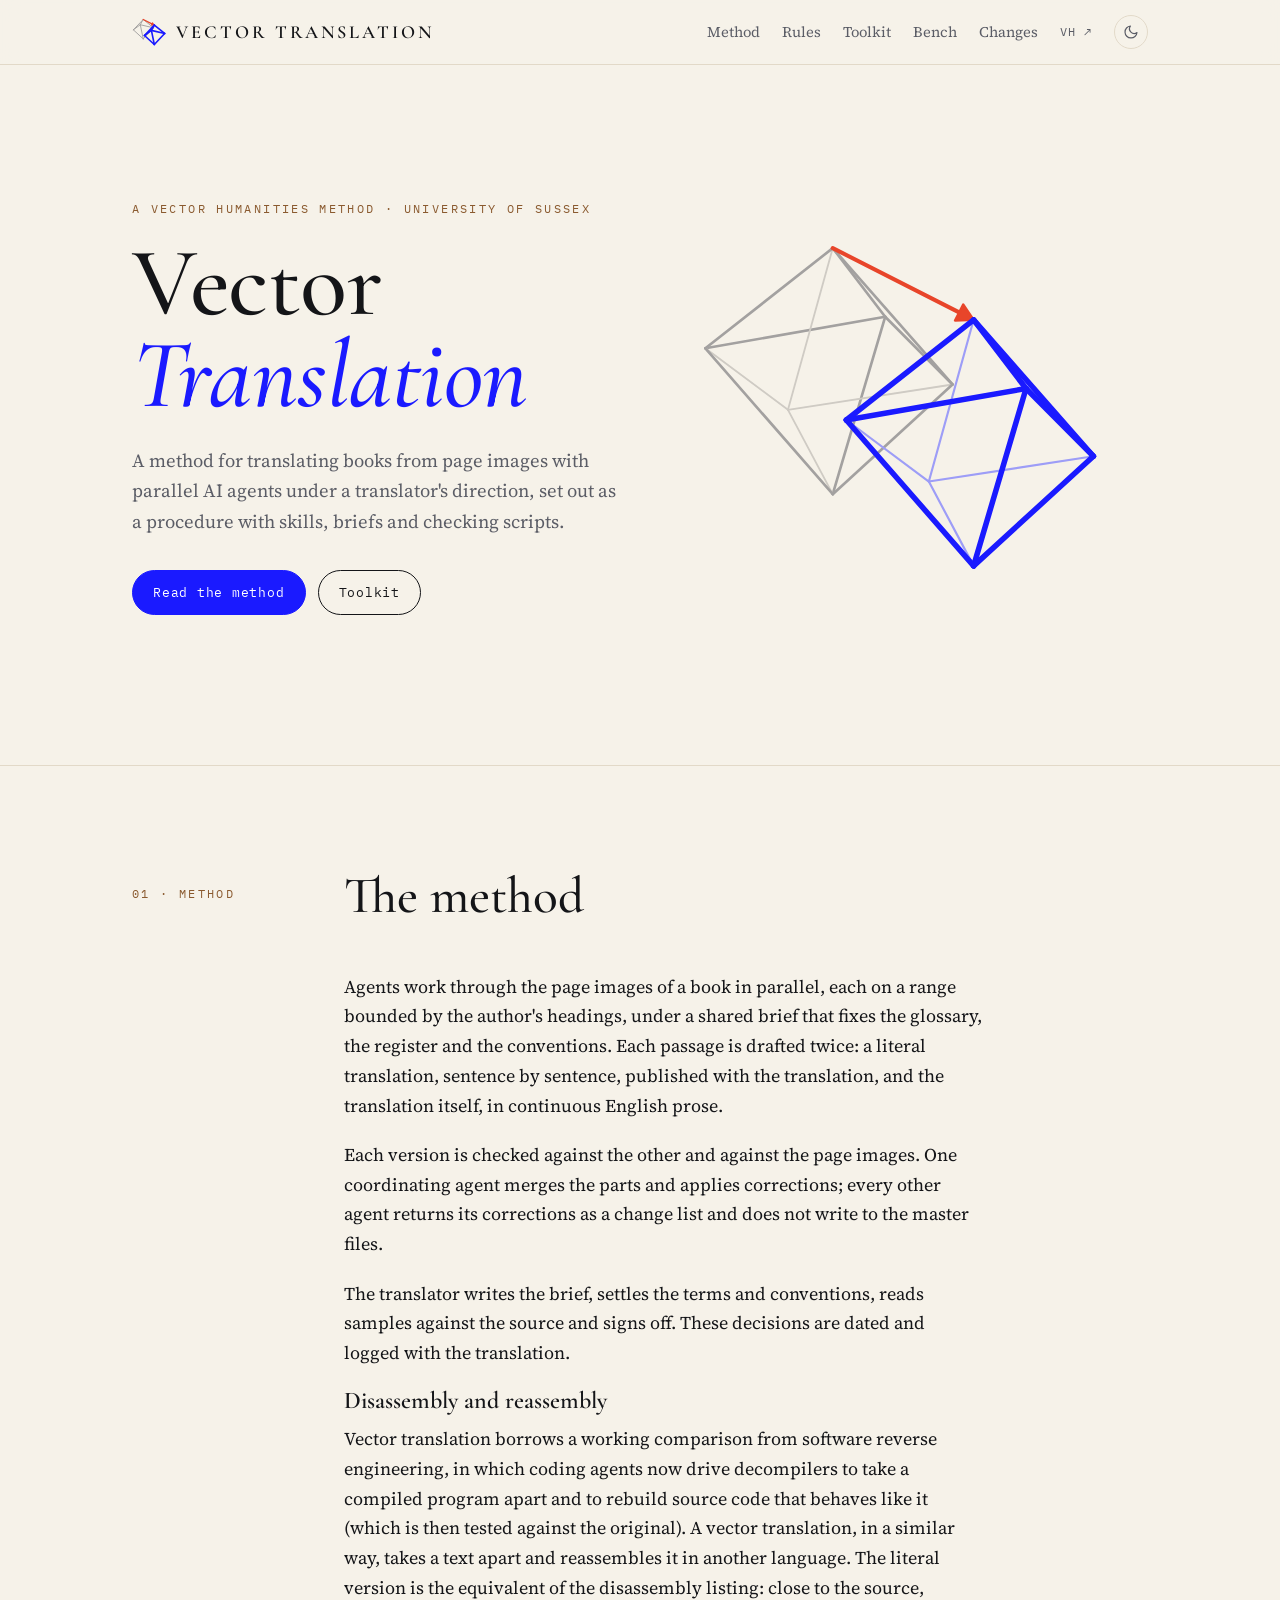
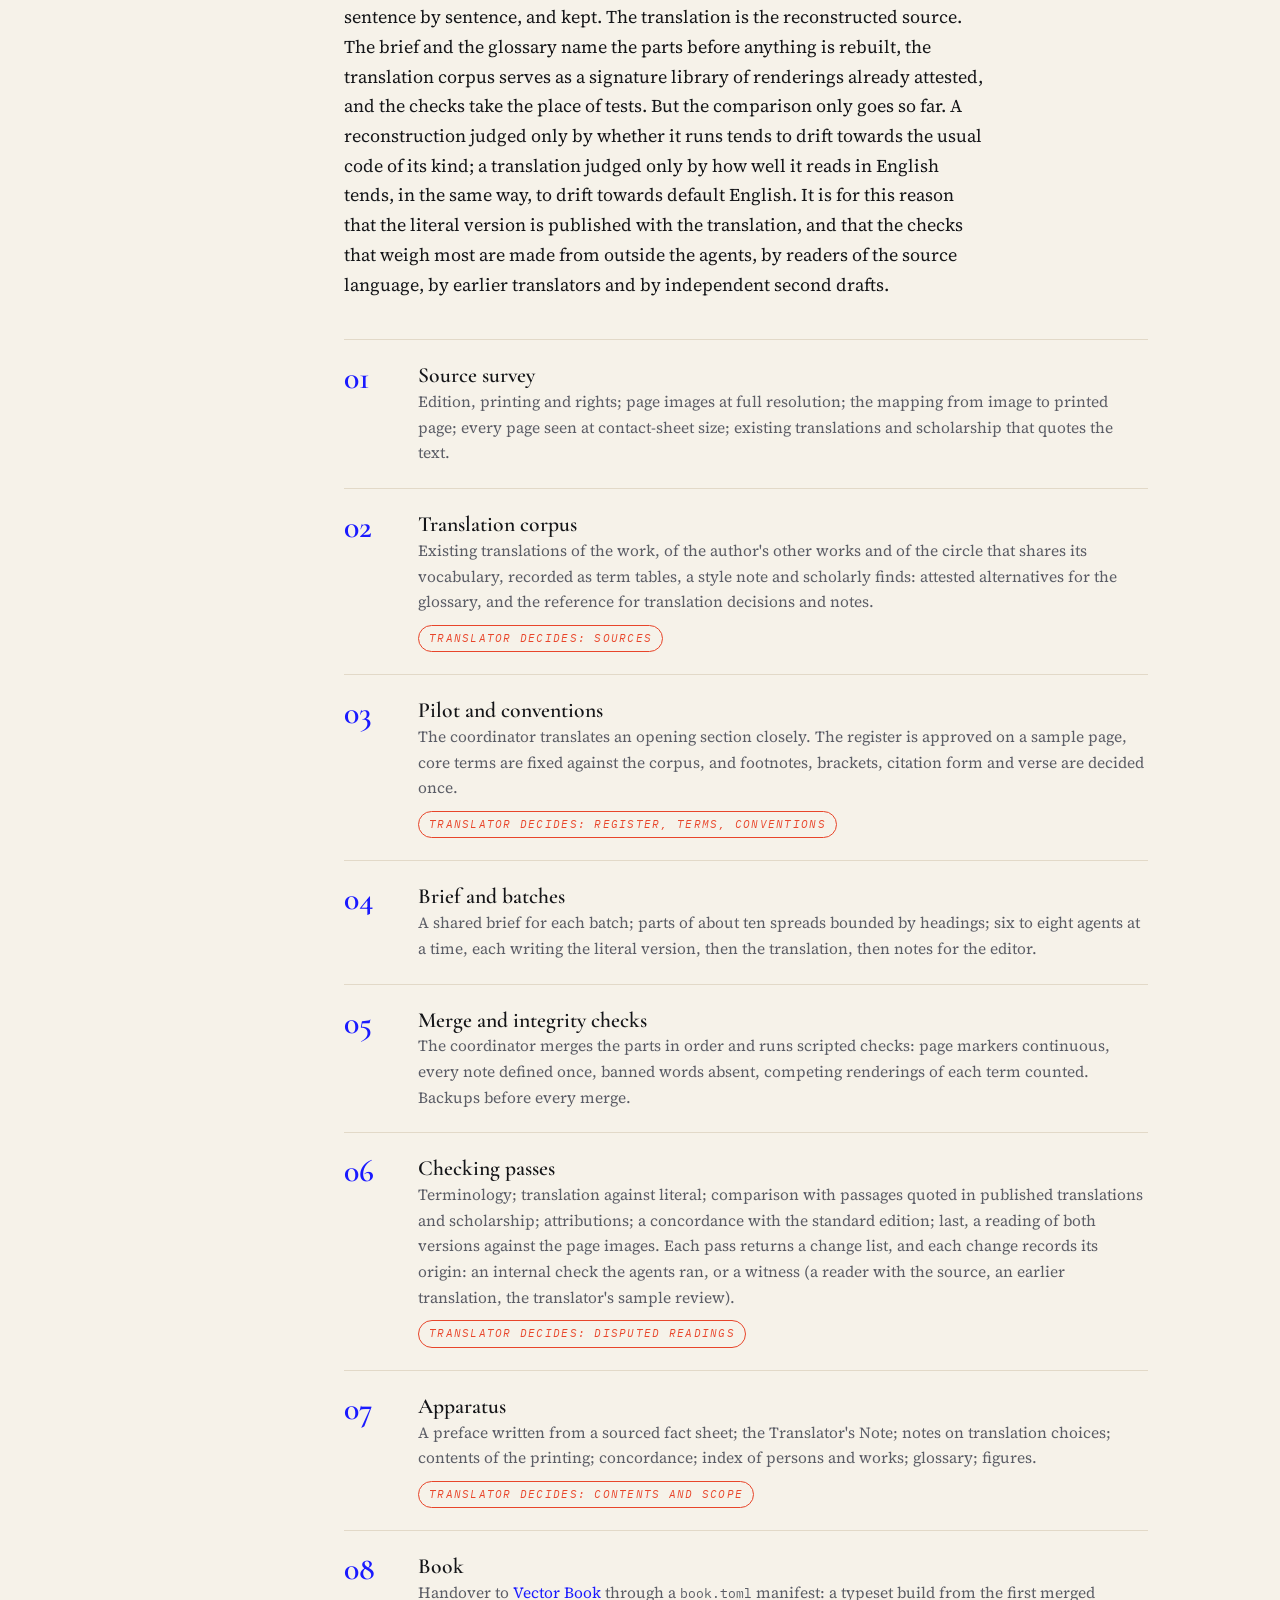
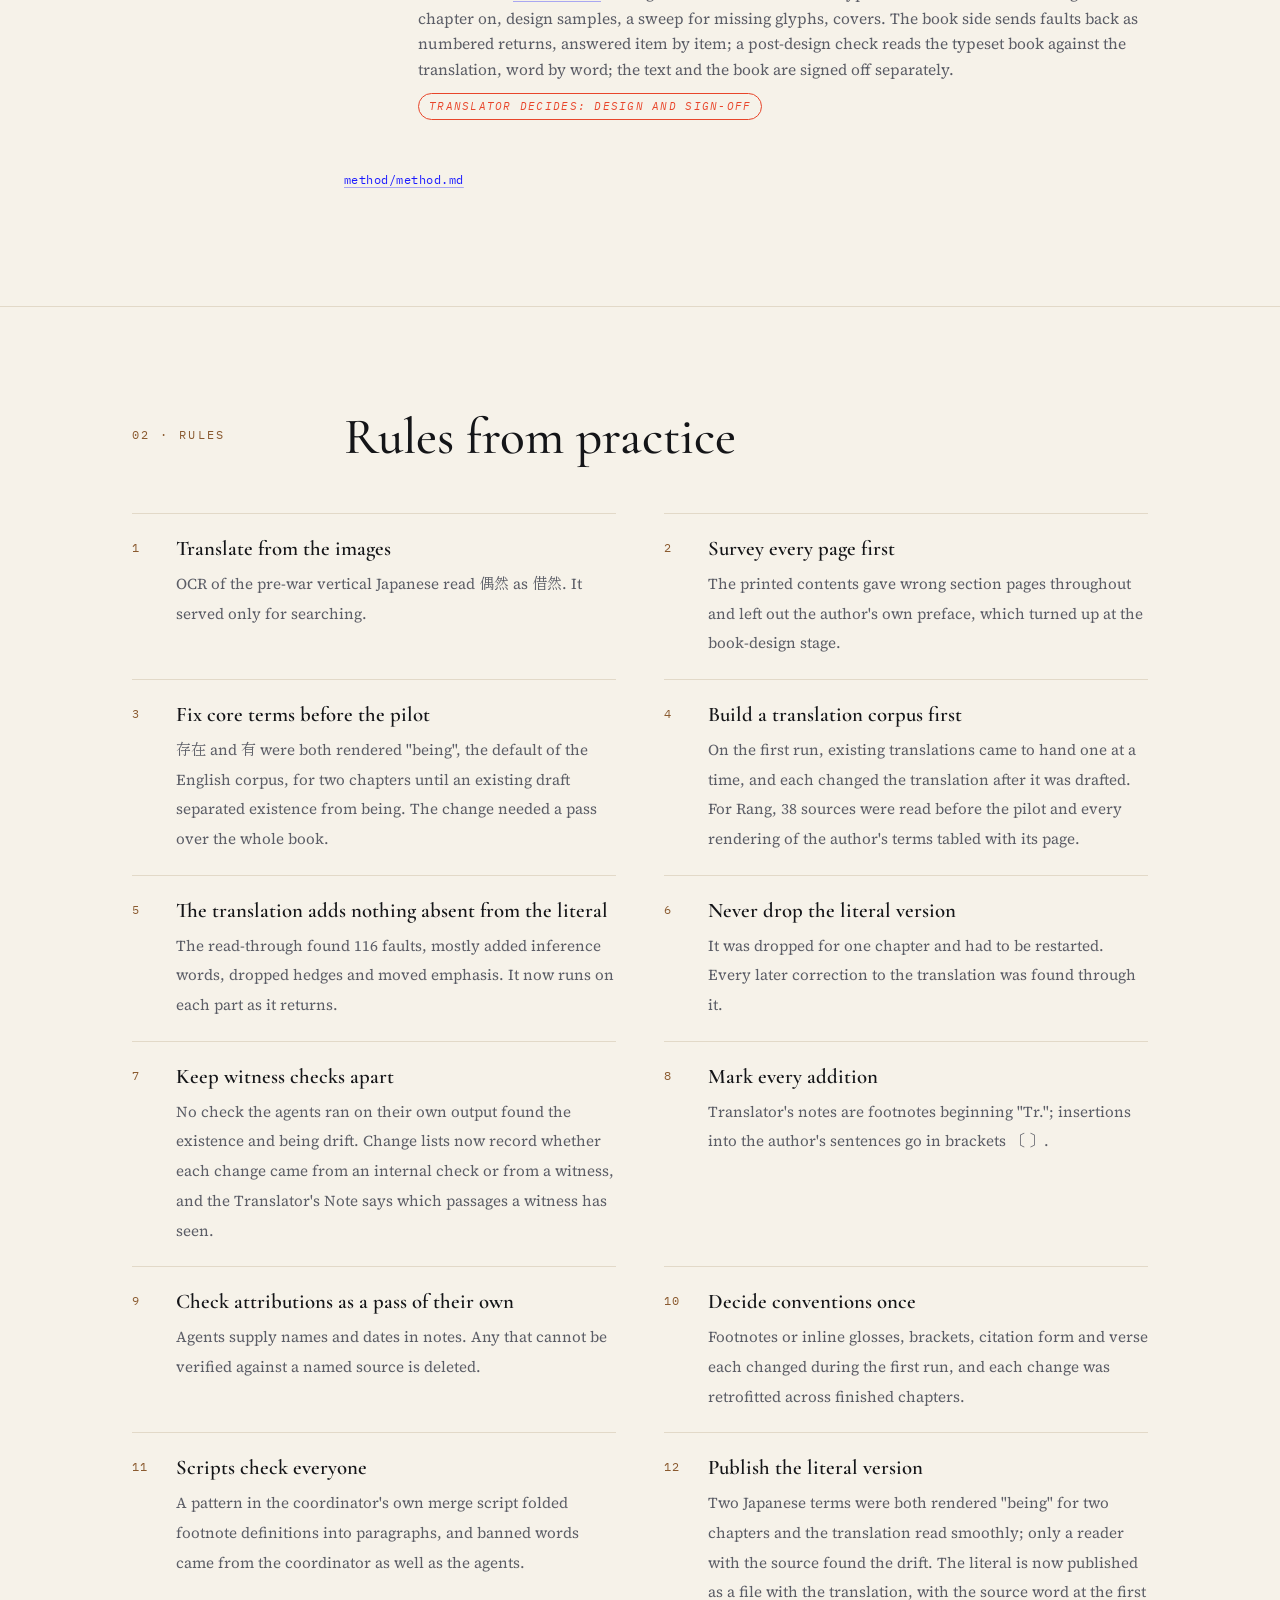
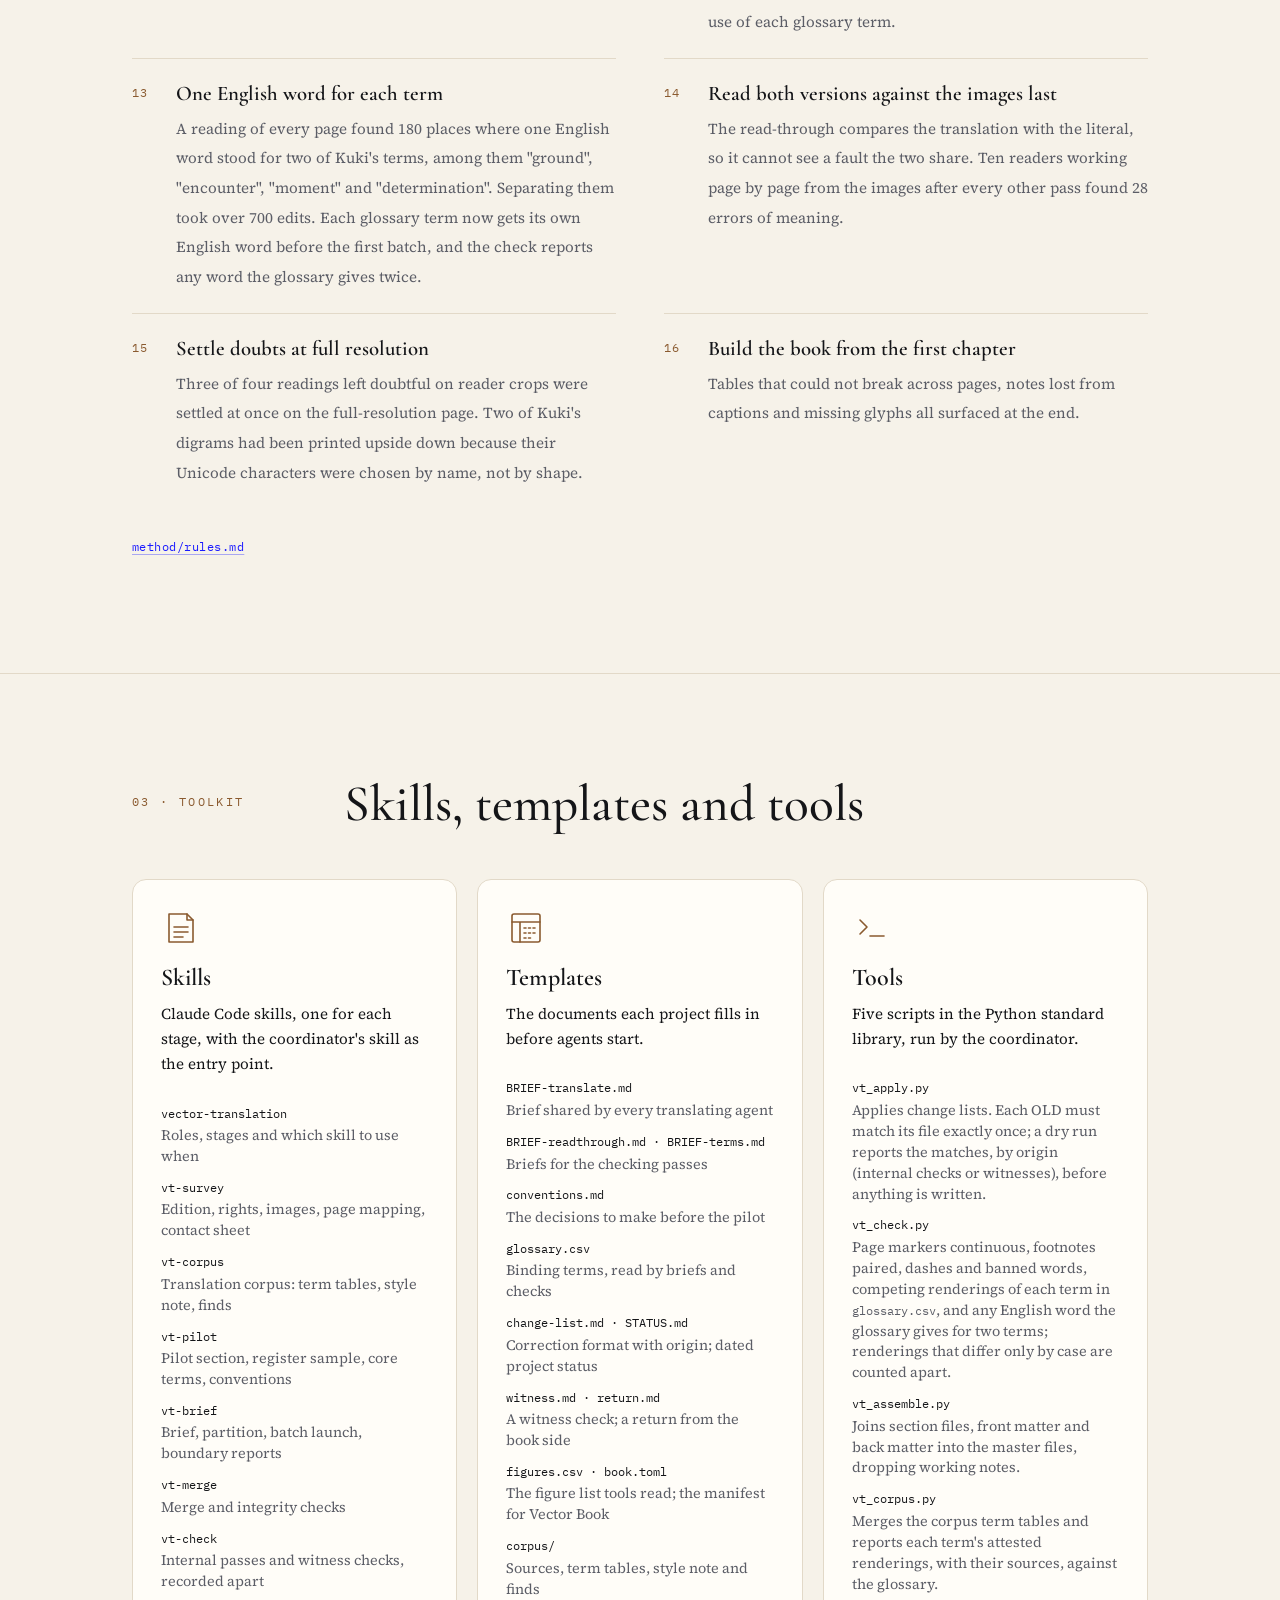
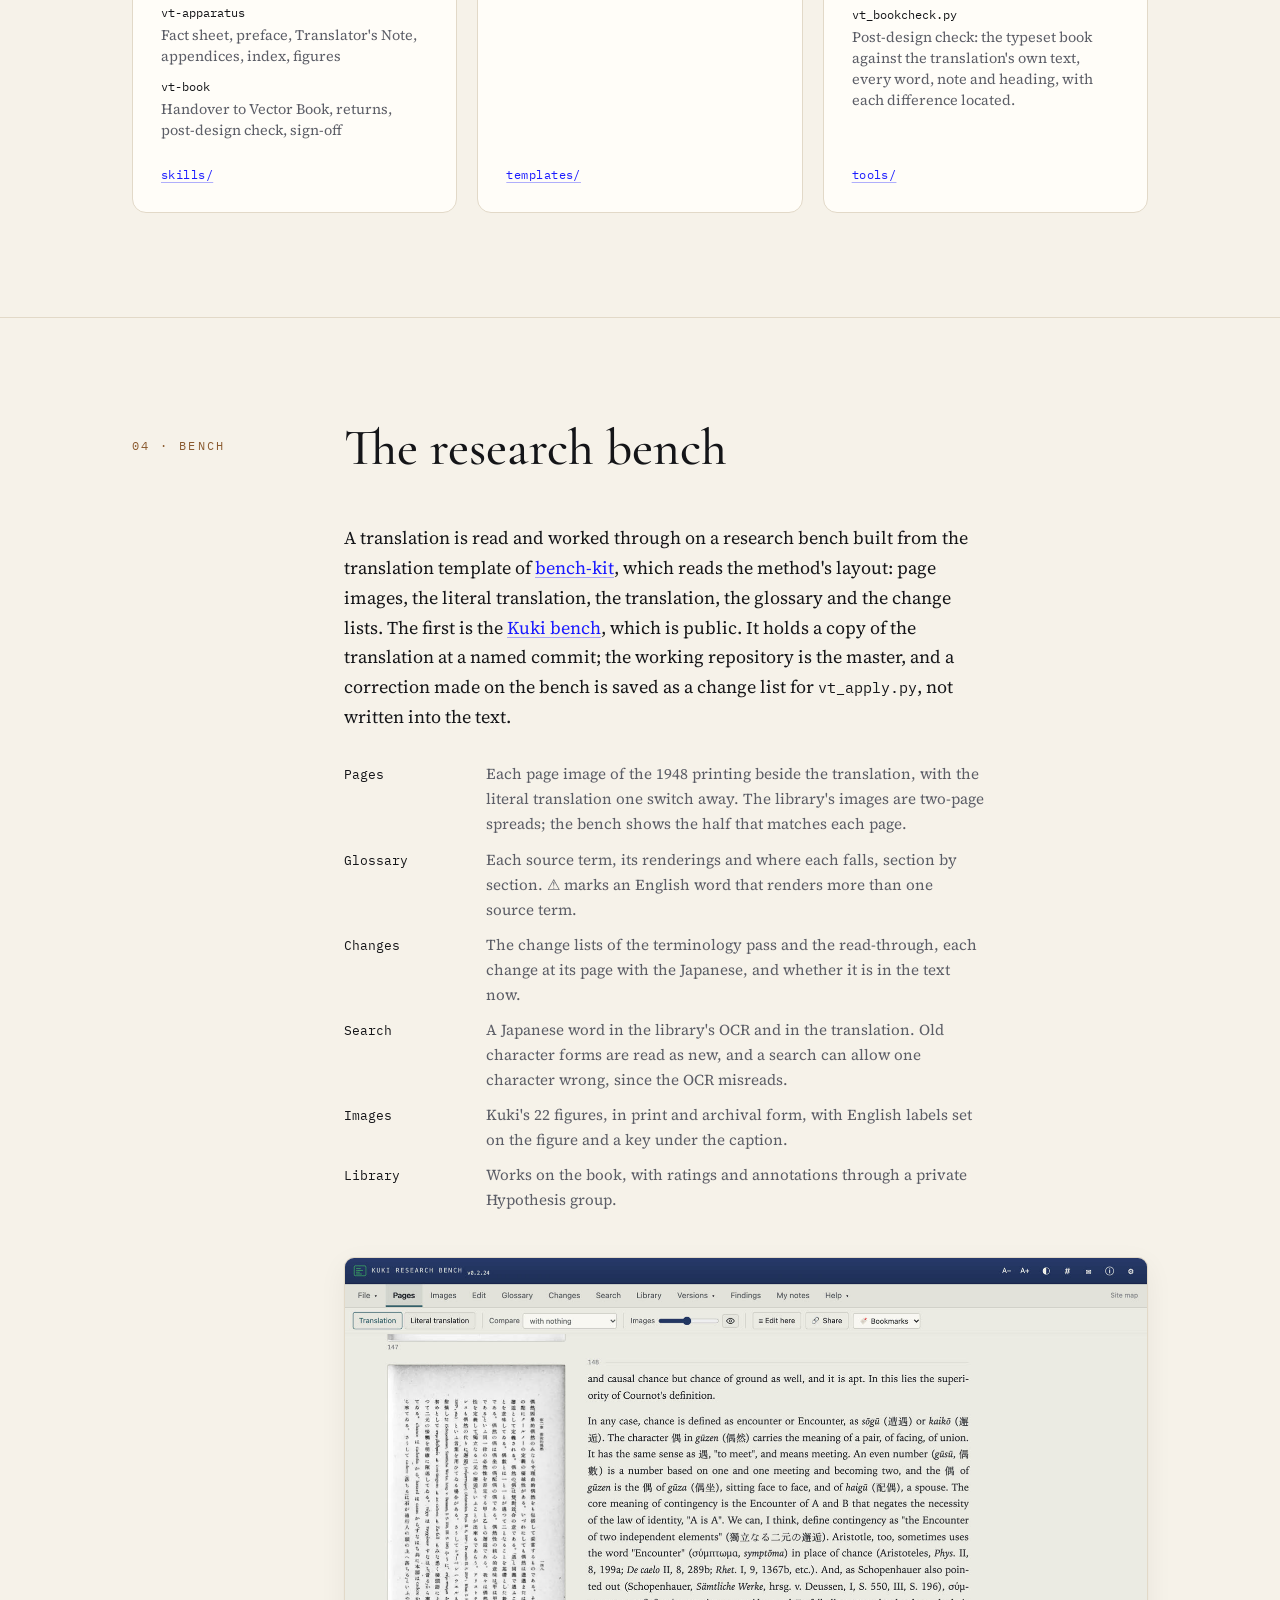
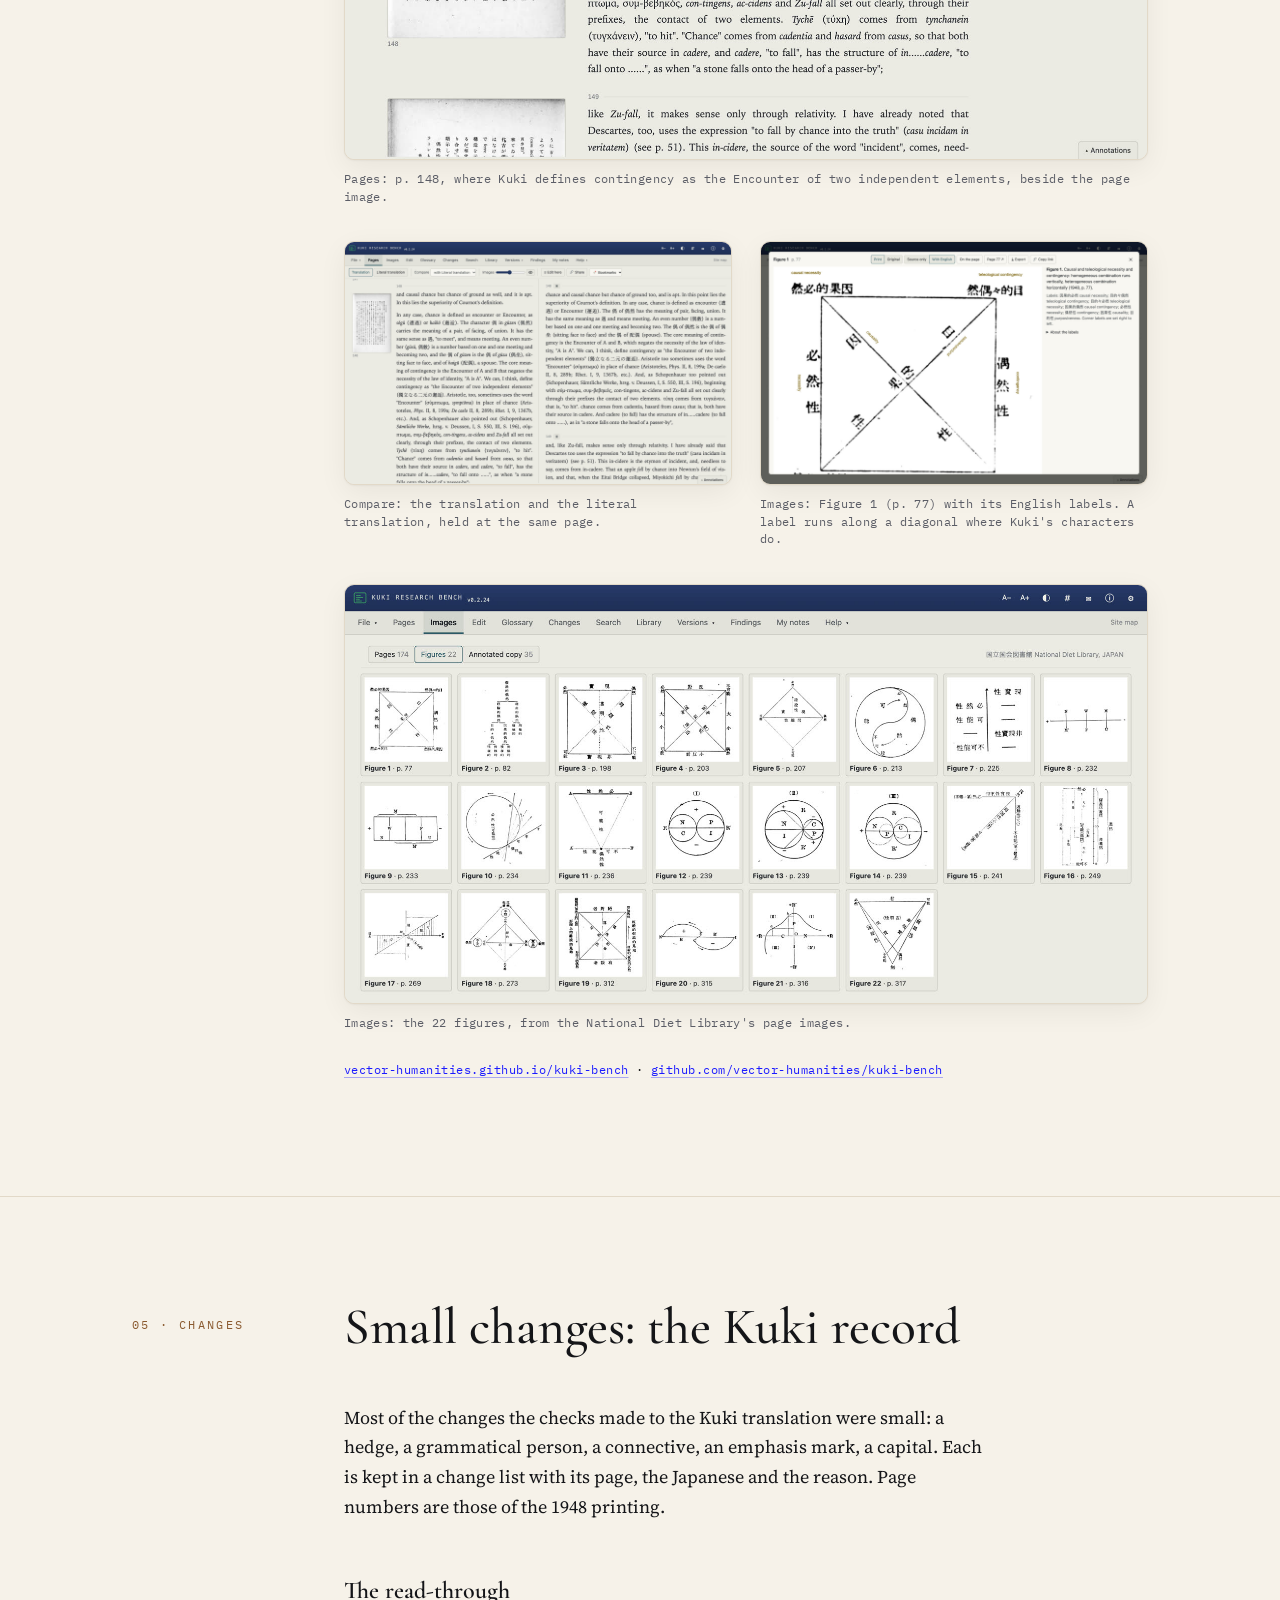
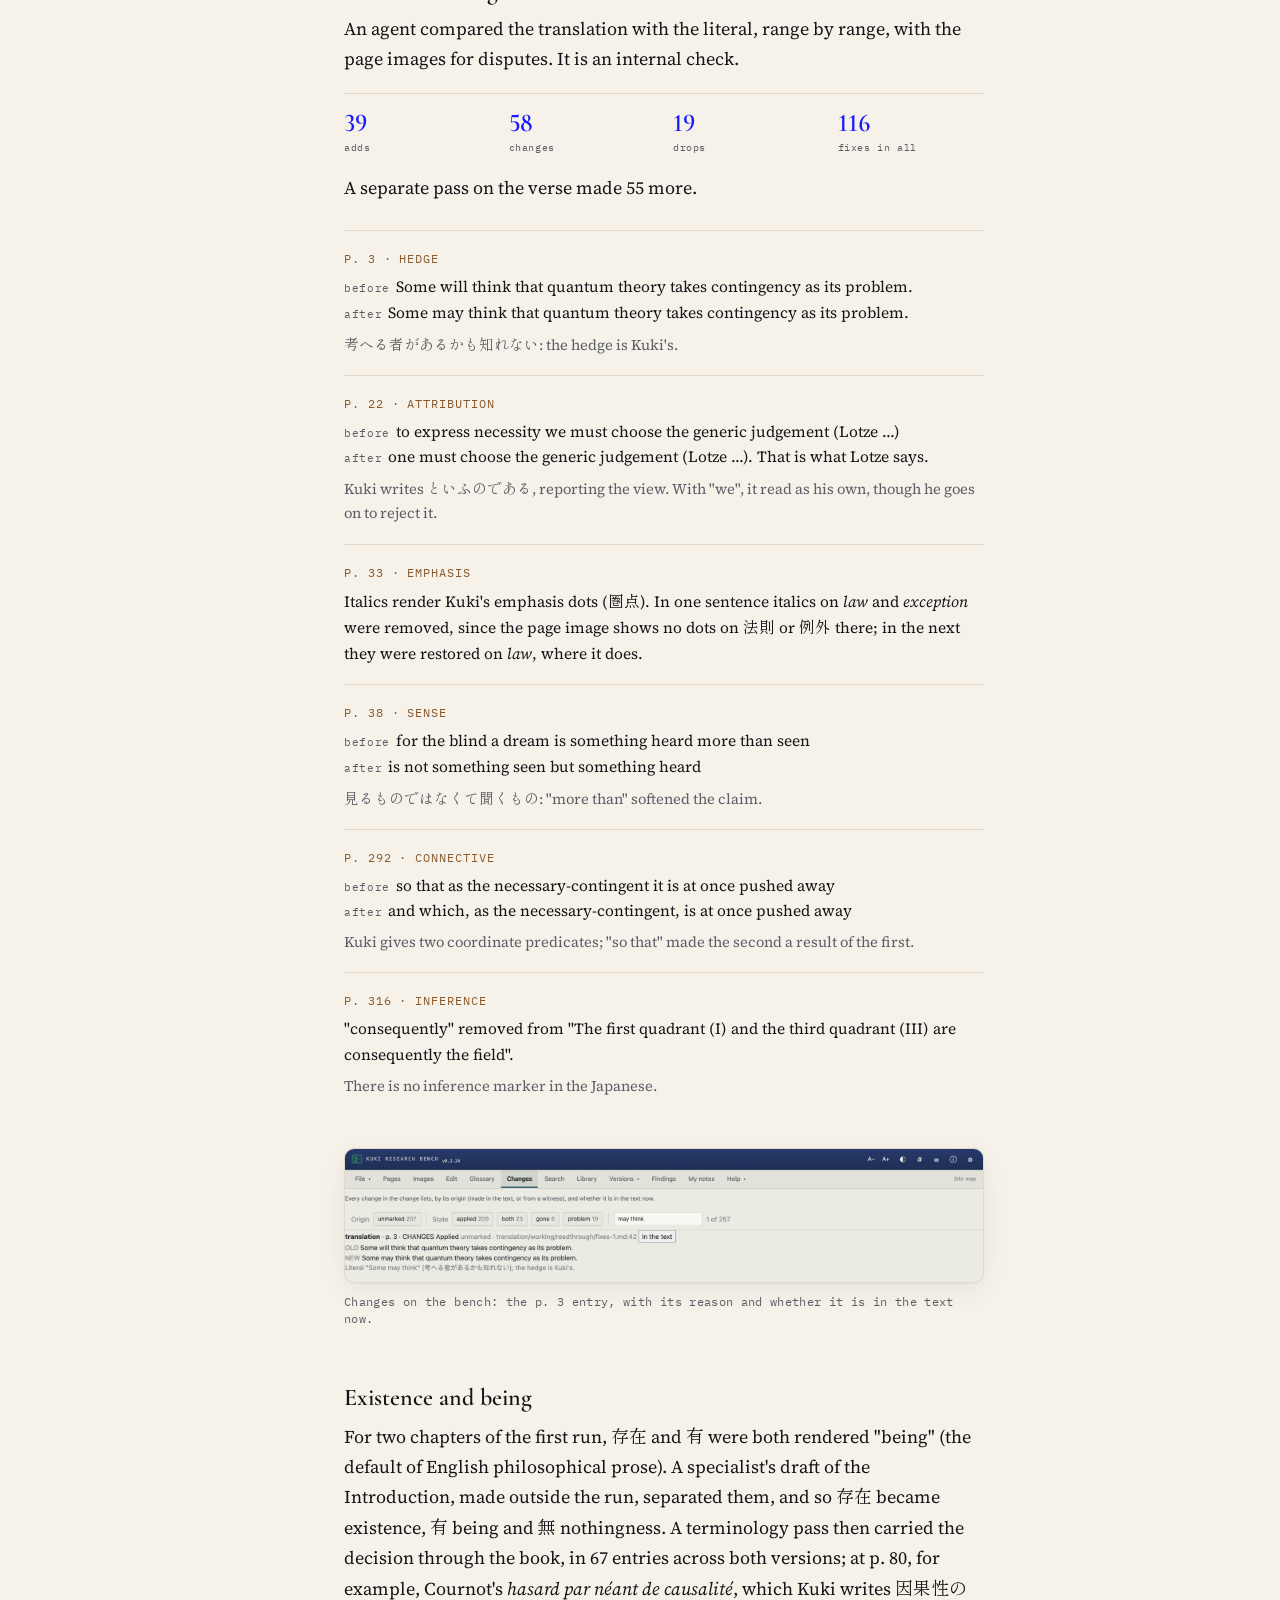
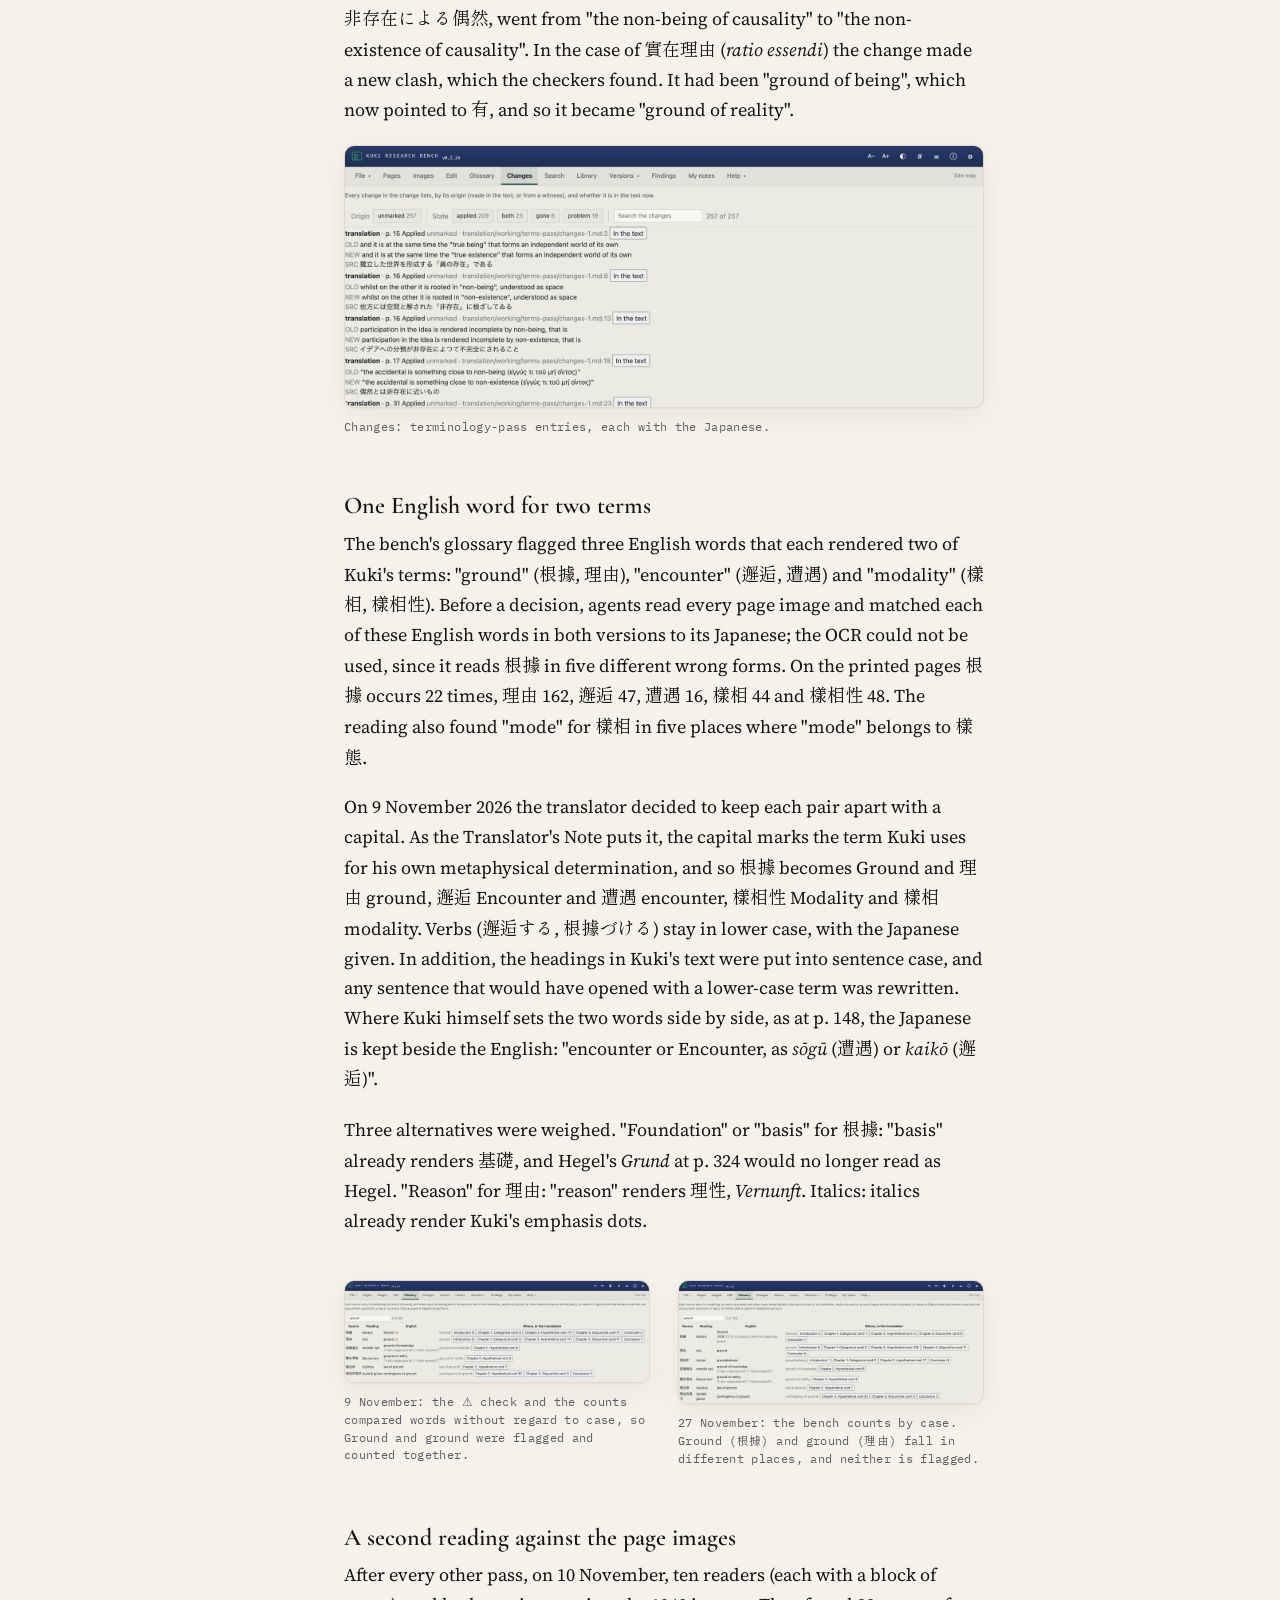
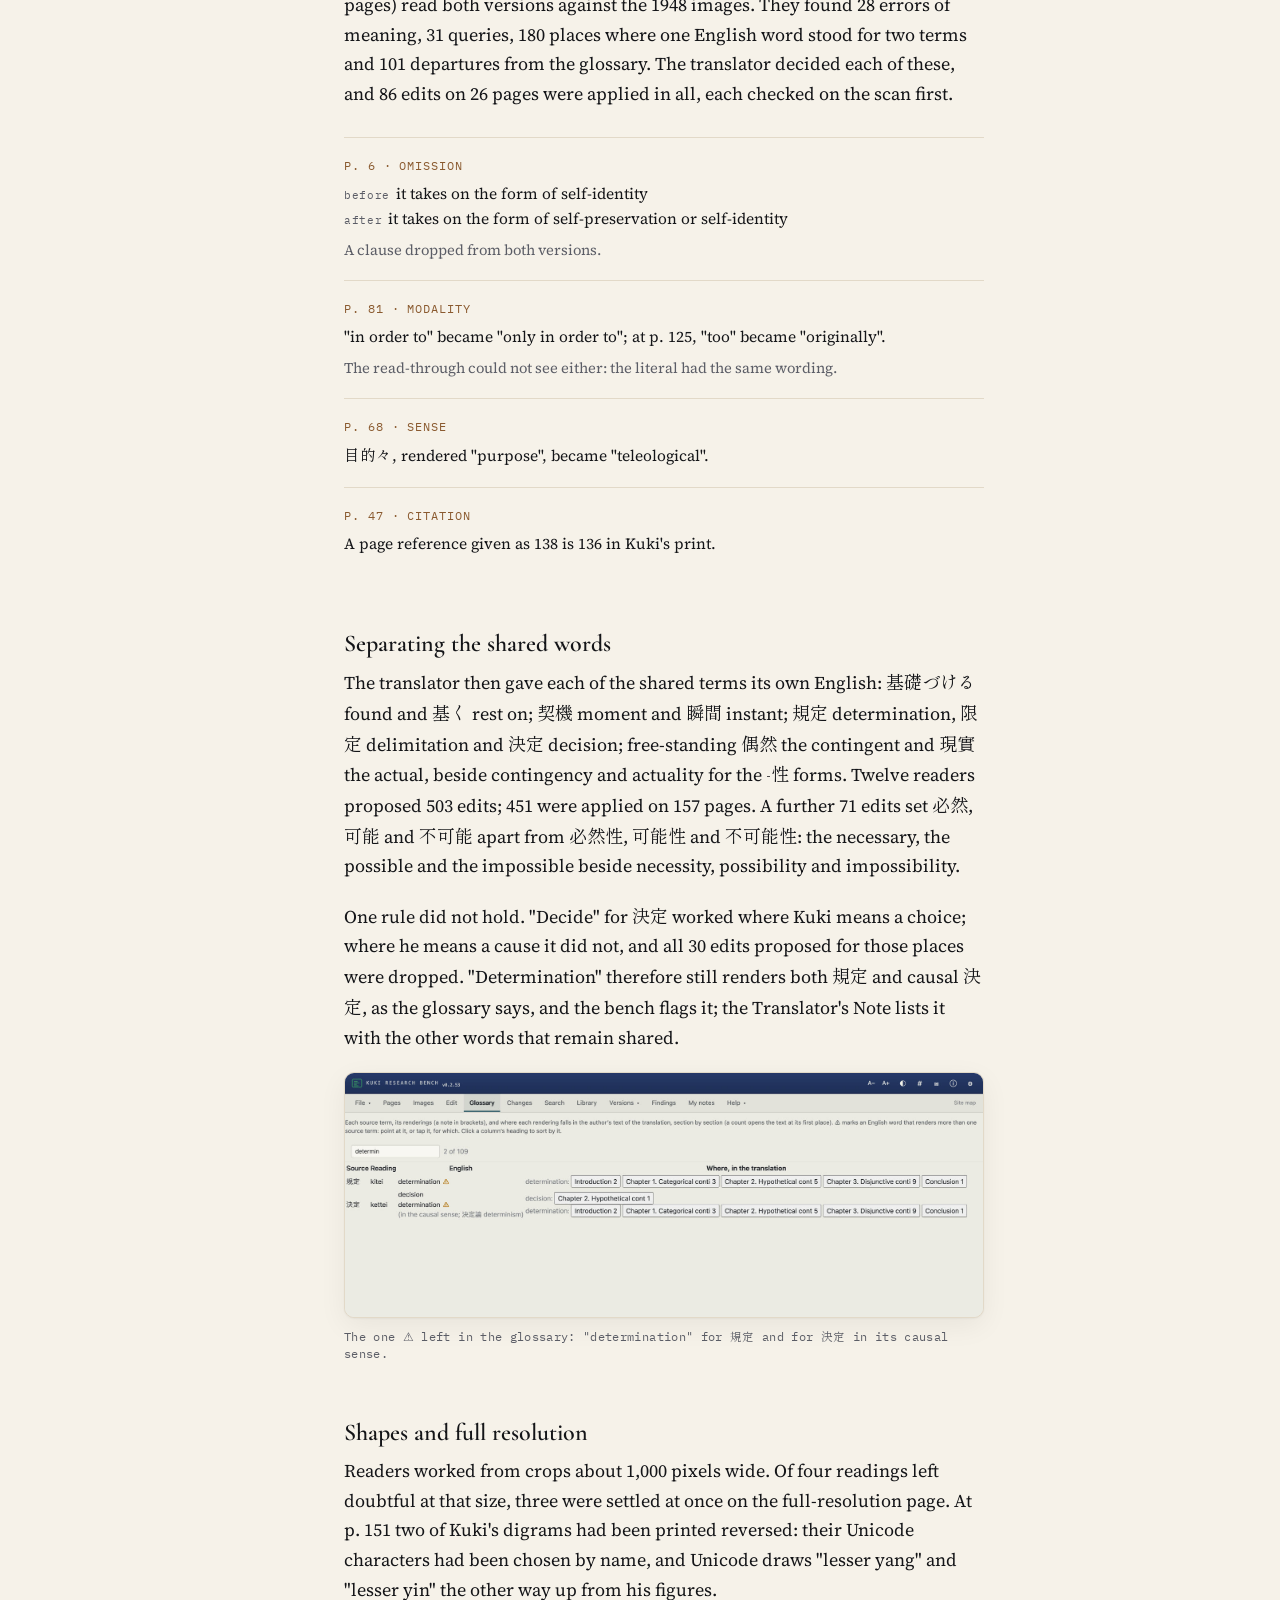
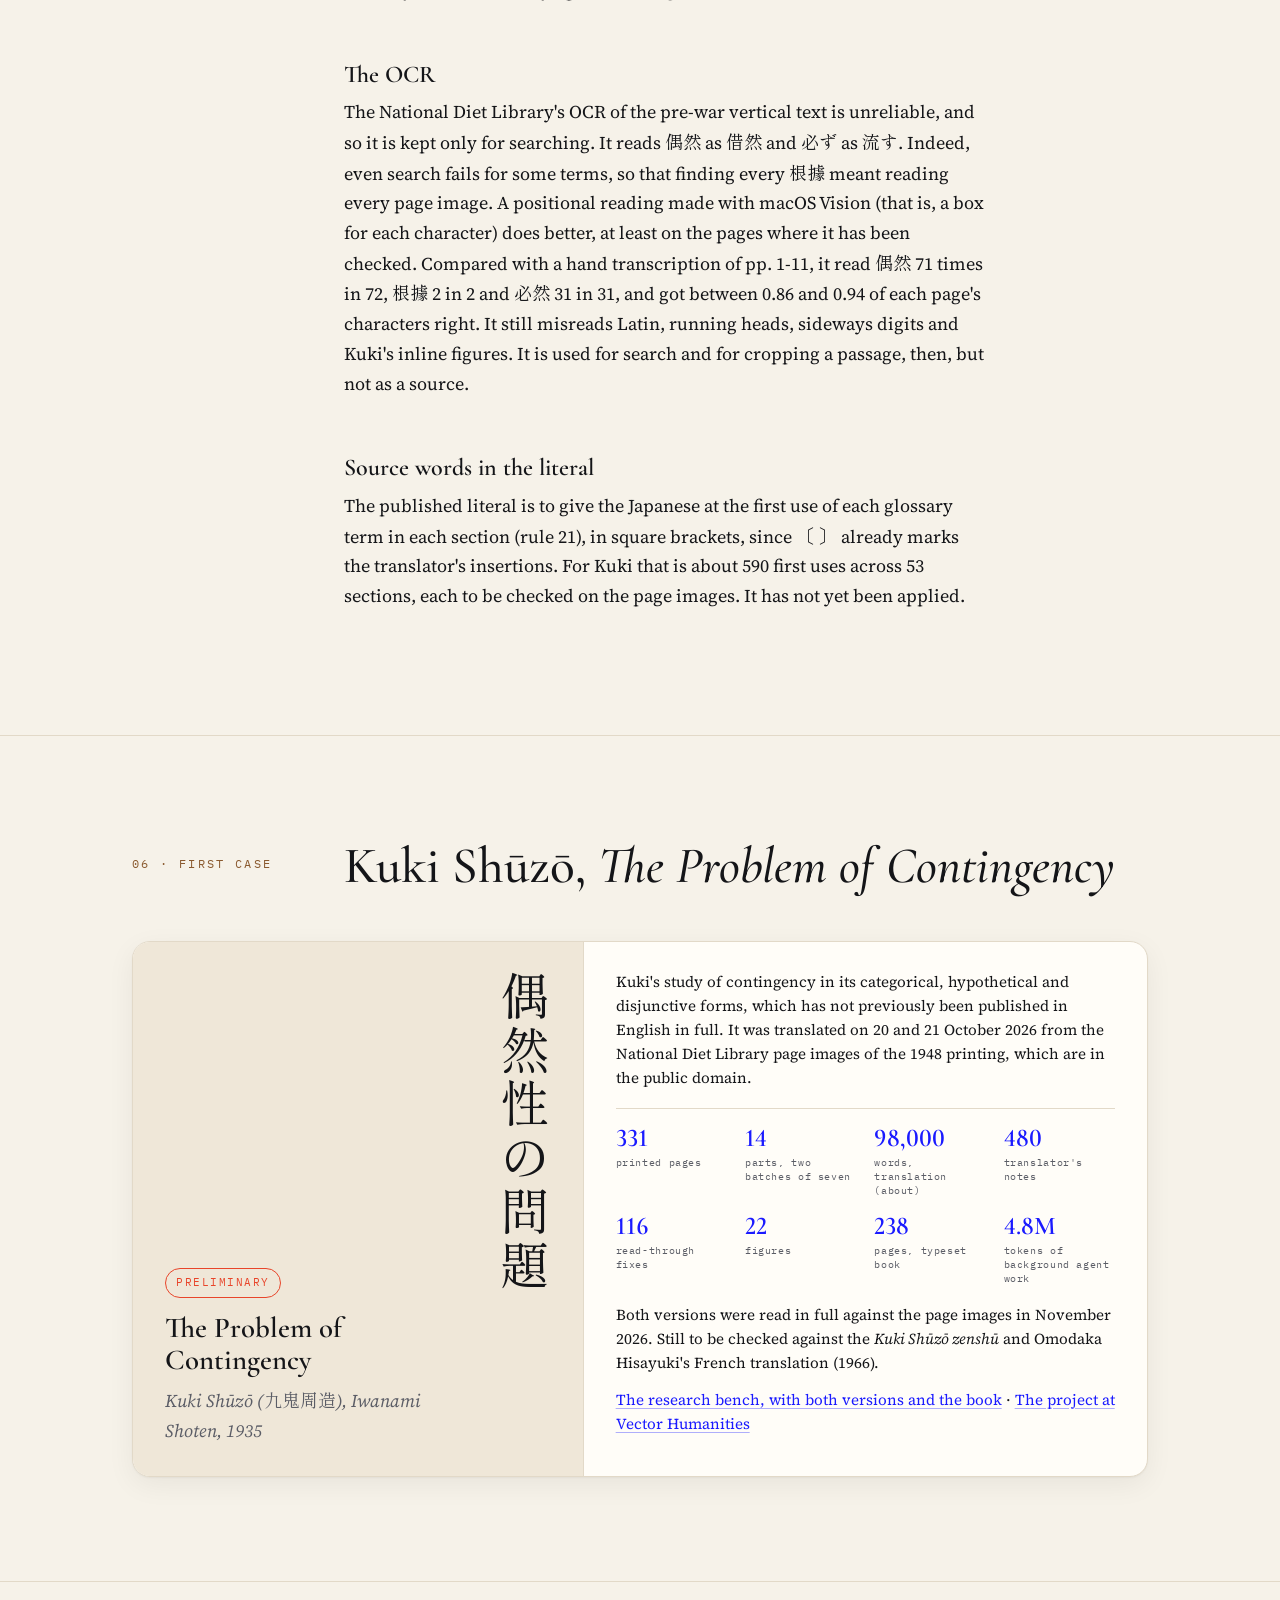
<file: index.html>
<!doctype html>
<html lang="en">
<head>
  <meta charset="utf-8">
  <meta name="viewport" content="width=device-width, initial-scale=1">
  <title>Vector Translation</title>
  <meta name="description" content="Vector translation: a method for translating books from page images with parallel AI agents under a translator's direction, with a toolkit of skills, briefs and checks. A Vector Humanities method.">
  <meta name="theme-color" content="#f6f2e9" media="(prefers-color-scheme: light)">
  <meta name="theme-color" content="#0c0e1c" media="(prefers-color-scheme: dark)">
  <link rel="icon" type="image/svg+xml" href="assets/favicon.svg">
  <meta property="og:title" content="Vector Translation">
  <meta property="og:description" content="A method for translating books from page images with parallel AI agents under a translator's direction.">
  <meta property="og:type" content="website">
  <meta property="og:url" content="https://vector-humanities.github.io/vector-translation/">
  <meta property="og:image" content="https://vector-humanities.github.io/vector-translation/brand/social-card-1200x630.png">
  <meta name="twitter:card" content="summary_large_image">

  <script>
    (function () {
      var s = null;
      try { s = localStorage.getItem('vt-theme'); } catch (e) {}
      if (s === 'dark' || s === 'light') document.documentElement.setAttribute('data-theme', s);
    })();
  </script>

  <link rel="preconnect" href="https://fonts.googleapis.com">
  <link rel="preconnect" href="https://fonts.gstatic.com" crossorigin>
  <link rel="stylesheet" href="https://fonts.googleapis.com/css2?family=Cormorant+Garamond:ital,wght@0,500;0,600;1,500&family=IBM+Plex+Mono:wght@400&family=Source+Serif+4:ital,opsz,wght@0,8..60,400;0,8..60,600;1,8..60,400&display=swap">
  <link rel="stylesheet" href="https://fonts.googleapis.com/css2?family=Shippori+Mincho:wght@500&display=swap&text=%E5%81%B6%E7%84%B6%E6%80%A7%E3%81%AE%E5%95%8F%E9%A1%8C%E4%B9%9D%E9%AC%BC%E5%91%A8%E9%80%A0%E5%AD%98%E5%9C%A8%E6%9C%89%E5%80%9F%E3%80%94%E3%80%95">
  <link rel="stylesheet" href="assets/style.css">
</head>
<body>

<header class="site-header">
  <div class="wrap">
    <a class="brand" href="#top" aria-label="Vector Translation home">
      <svg class="brand-mark mk" width="34" height="34" viewBox="0 0 100 100" aria-hidden="true"><path d="M4.00,43.63 L33.03,13.18" class="s" stroke-width="2.78" stroke-linecap="round"/><path d="M63.35,37.68 L33.03,13.18" class="s" stroke-width="2.78" stroke-linecap="round"/><path d="M4.00,43.63 L33.03,70.20" class="s" stroke-width="2.78" stroke-linecap="round"/><path d="M33.03,13.18 L24.38,28.62" class="s" stroke-width="2.78" stroke-linecap="round"/><path d="M63.35,37.68 L33.03,70.20" class="s" stroke-width="2.78" stroke-linecap="round"/><path d="M4.00,43.63 L24.38,28.62" class="s" stroke-width="2.78" stroke-linecap="round"/><path d="M63.35,37.68 L24.38,28.62" class="s" stroke-width="2.78" stroke-linecap="round"/><path d="M33.03,70.20 L24.38,28.62" class="s" stroke-width="2.78" stroke-linecap="round"/><path d="M33.03,13.18 L58.55,26.17" class="a" stroke-width="3.89" stroke-linecap="round"/><path d="M65.68,29.80 L60.54,22.25 L56.55,30.09 Z"  class="a" stroke-width="2.33" stroke-linejoin="round"/><path d="M36.65,60.25 L65.68,29.80" class="b" stroke-width="4.72" stroke-linecap="round"/><path d="M96.00,54.30 L65.68,29.80" class="b" stroke-width="4.72" stroke-linecap="round"/><path d="M36.65,60.25 L65.68,86.82" class="b" stroke-width="4.72" stroke-linecap="round"/><path d="M65.68,29.80 L57.02,45.24" class="b" stroke-width="4.72" stroke-linecap="round"/><path d="M96.00,54.30 L65.68,86.82" class="b" stroke-width="4.72" stroke-linecap="round"/><path d="M36.65,60.25 L57.02,45.24" class="b" stroke-width="4.72" stroke-linecap="round"/><path d="M96.00,54.30 L57.02,45.24" class="b" stroke-width="4.72" stroke-linecap="round"/><path d="M65.68,86.82 L57.02,45.24" class="b" stroke-width="4.72" stroke-linecap="round"/></svg>
      <span>Vector Translation</span>
    </a>
    <nav class="site-nav" aria-label="Main">
      <a class="hide-sm" href="#method">Method</a>
      <a class="hide-sm" href="#rules">Rules</a>
      <a class="hide-sm" href="#toolkit">Toolkit</a>
      <a class="hide-sm" href="#bench">Bench</a>
      <a class="hide-sm" href="#changes">Changes</a>
      <a class="up" href="https://vector-humanities.github.io/" title="Vector Humanities">VH&nbsp;&#8599;</a>
      <button class="theme-toggle" type="button" aria-label="Toggle light and dark theme" title="Toggle light and dark theme">
        <svg class="icon-moon" viewBox="0 0 24 24" fill="none" stroke="currentColor" stroke-width="1.8" stroke-linecap="round" stroke-linejoin="round" aria-hidden="true"><path d="M21 12.79A9 9 0 1 1 11.21 3 7 7 0 0 0 21 12.79z"/></svg>
        <svg class="icon-sun" viewBox="0 0 24 24" fill="none" stroke="currentColor" stroke-width="1.8" stroke-linecap="round" stroke-linejoin="round" aria-hidden="true"><circle cx="12" cy="12" r="4"/><path d="M12 2v2M12 20v2M4.93 4.93l1.41 1.41M17.66 17.66l1.41 1.41M2 12h2M20 12h2M4.93 19.07l1.41-1.41M17.66 6.34l1.41-1.41"/></svg>
      </button>
    </nav>
  </div>
</header>

<main id="top">

  <div class="hero">
    <div class="wrap">
      <div class="hero-copy">
        <p class="eyebrow">A Vector Humanities method · University of Sussex</p>
        <h1>Vector<br><em>Translation</em></h1>
        <p class="lede">A method for translating books from page images with parallel AI agents under a translator's direction, set out as a procedure with skills, briefs and checking scripts.</p>
        <div class="cta">
          <a class="btn primary" href="https://github.com/vector-humanities/vector-translation/blob/main/method/method.md">Read the method</a>
          <a class="btn" href="#toolkit">Toolkit</a>
        </div>
      </div>
      <div class="hero-mark">
        <svg id="hero-mark" class="mk" viewBox="0 0 100 100" role="img" aria-label="Two wireframe octahedra, the second displaced from the first, joined by an arrow"></svg>
      </div>
    </div>
  </div>

  <section id="method">
    <div class="wrap">
      <div class="section-head reveal">
        <p class="num">01 · Method</p>
        <h2>The method</h2>
      </div>
      <div class="prose indent reveal">
        <p>Agents work through the page images of a book in parallel, each on a range bounded by the author's headings, under a shared brief that fixes the glossary, the register and the conventions. Each passage is drafted twice: a literal translation, sentence by sentence, published with the translation, and the translation itself, in continuous English prose.</p>
        <p>Each version is checked against the other and against the page images. One coordinating agent merges the parts and applies corrections; every other agent returns its corrections as a change list and does not write to the master files.</p>
        <p>The translator writes the brief, settles the terms and conventions, reads samples against the source and signs off. These decisions are dated and logged with the translation.</p>
        <h3>Disassembly and reassembly</h3>
        <p>Vector translation borrows a working comparison from software reverse engineering, in which coding agents now drive decompilers to take a compiled program apart and to rebuild source code that behaves like it (which is then tested against the original). A vector translation, in a similar way, takes a text apart and reassembles it in another language. The literal version is the equivalent of the disassembly listing: close to the source, sentence by sentence, and kept. The translation is the reconstructed source. The brief and the glossary name the parts before anything is rebuilt, the translation corpus serves as a signature library of renderings already attested, and the checks take the place of tests. But the comparison only goes so far. A reconstruction judged only by whether it runs tends to drift towards the usual code of its kind; a translation judged only by how well it reads in English tends, in the same way, to drift towards default English. It is for this reason that the literal version is published with the translation, and that the checks that weigh most are made from outside the agents, by readers of the source language, by earlier translators and by independent second drafts.</p>
      </div>
      <ol class="stages indent reveal">
        <li><b>Source survey</b><span>Edition, printing and rights; page images at full resolution; the mapping from image to printed page; every page seen at contact-sheet size; existing translations and scholarship that quotes the text.</span></li>
        <li><b>Translation corpus</b><span>Existing translations of the work, of the author's other works and of the circle that shares its vocabulary, recorded as term tables, a style note and scholarly finds: attested alternatives for the glossary, and the reference for translation decisions and notes.</span><em class="decides">Translator decides: sources</em></li>
        <li><b>Pilot and conventions</b><span>The coordinator translates an opening section closely. The register is approved on a sample page, core terms are fixed against the corpus, and footnotes, brackets, citation form and verse are decided once.</span><em class="decides">Translator decides: register, terms, conventions</em></li>
        <li><b>Brief and batches</b><span>A shared brief for each batch; parts of about ten spreads bounded by headings; six to eight agents at a time, each writing the literal version, then the translation, then notes for the editor.</span></li>
        <li><b>Merge and integrity checks</b><span>The coordinator merges the parts in order and runs scripted checks: page markers continuous, every note defined once, banned words absent, competing renderings of each term counted. Backups before every merge.</span></li>
        <li><b>Checking passes</b><span>Terminology; translation against literal; comparison with passages quoted in published translations and scholarship; attributions; a concordance with the standard edition; last, a reading of both versions against the page images. Each pass returns a change list, and each change records its origin: an internal check the agents ran, or a witness (a reader with the source, an earlier translation, the translator's sample review).</span><em class="decides">Translator decides: disputed readings</em></li>
        <li><b>Apparatus</b><span>A preface written from a sourced fact sheet; the Translator's Note; notes on translation choices; contents of the printing; concordance; index of persons and works; glossary; figures.</span><em class="decides">Translator decides: contents and scope</em></li>
        <li><b>Book</b><span>Handover to <a href="https://github.com/vector-humanities/vector-book">Vector Book</a> through a <code>book.toml</code> manifest: a typeset build from the first merged chapter on, design samples, a sweep for missing glyphs, covers. The book side sends faults back as numbered returns, answered item by item; a post-design check reads the typeset book against the translation, word by word; the text and the book are signed off separately.</span><em class="decides">Translator decides: design and sign-off</em></li>
      </ol>
      <p class="src-link indent"><a href="https://github.com/vector-humanities/vector-translation/blob/main/method/method.md">method/method.md</a></p>
    </div>
  </section>

  <section id="rules">
    <div class="wrap">
      <div class="section-head reveal">
        <p class="num">02 · Rules</p>
        <h2>Rules from practice</h2>
      </div>
      <ol class="rules reveal">
        <li><b>Translate from the images</b><span>OCR of the pre-war vertical Japanese read <span class="jp-inline">偶然</span> as <span class="jp-inline">借然</span>. It served only for searching.</span></li>
        <li><b>Survey every page first</b><span>The printed contents gave wrong section pages throughout and left out the author's own preface, which turned up at the book-design stage.</span></li>
        <li><b>Fix core terms before the pilot</b><span><span class="jp-inline">存在</span> and <span class="jp-inline">有</span> were both rendered "being", the default of the English corpus, for two chapters until an existing draft separated existence from being. The change needed a pass over the whole book.</span></li>
        <li><b>Build a translation corpus first</b><span>On the first run, existing translations came to hand one at a time, and each changed the translation after it was drafted. For Rang, 38 sources were read before the pilot and every rendering of the author's terms tabled with its page.</span></li>
        <li><b>The translation adds nothing absent from the literal</b><span>The read-through found 116 faults, mostly added inference words, dropped hedges and moved emphasis. It now runs on each part as it returns.</span></li>
        <li><b>Never drop the literal version</b><span>It was dropped for one chapter and had to be restarted. Every later correction to the translation was found through it.</span></li>
        <li><b>Keep witness checks apart</b><span>No check the agents ran on their own output found the existence and being drift. Change lists now record whether each change came from an internal check or from a witness, and the Translator's Note says which passages a witness has seen.</span></li>
        <li><b>Mark every addition</b><span>Translator's notes are footnotes beginning "Tr."; insertions into the author's sentences go in brackets <span class="jp-inline">〔 〕</span>.</span></li>
        <li><b>Check attributions as a pass of their own</b><span>Agents supply names and dates in notes. Any that cannot be verified against a named source is deleted.</span></li>
        <li><b>Decide conventions once</b><span>Footnotes or inline glosses, brackets, citation form and verse each changed during the first run, and each change was retrofitted across finished chapters.</span></li>
        <li><b>Scripts check everyone</b><span>A pattern in the coordinator's own merge script folded footnote definitions into paragraphs, and banned words came from the coordinator as well as the agents.</span></li>
        <li><b>Publish the literal version</b><span>Two Japanese terms were both rendered "being" for two chapters and the translation read smoothly; only a reader with the source found the drift. The literal is now published as a file with the translation, with the source word at the first use of each glossary term.</span></li>
        <li><b>One English word for each term</b><span>A reading of every page found 180 places where one English word stood for two of Kuki's terms, among them "ground", "encounter", "moment" and "determination". Separating them took over 700 edits. Each glossary term now gets its own English word before the first batch, and the check reports any word the glossary gives twice.</span></li>
        <li><b>Read both versions against the images last</b><span>The read-through compares the translation with the literal, so it cannot see a fault the two share. Ten readers working page by page from the images after every other pass found 28 errors of meaning.</span></li>
        <li><b>Settle doubts at full resolution</b><span>Three of four readings left doubtful on reader crops were settled at once on the full-resolution page. Two of Kuki's digrams had been printed upside down because their Unicode characters were chosen by name, not by shape.</span></li>
        <li><b>Build the book from the first chapter</b><span>Tables that could not break across pages, notes lost from captions and missing glyphs all surfaced at the end.</span></li>
      </ol>
      <p class="src-link"><a href="https://github.com/vector-humanities/vector-translation/blob/main/method/rules.md">method/rules.md</a></p>
    </div>
  </section>

  <section id="toolkit">
    <div class="wrap">
      <div class="section-head reveal">
        <p class="num">03 · Toolkit</p>
        <h2>Skills, templates and tools</h2>
      </div>
      <div class="kits">
        <div class="kit reveal">
          <svg class="glyph" viewBox="0 0 40 40" fill="none" stroke="currentColor" stroke-width="1.6" stroke-linecap="round" stroke-linejoin="round" aria-hidden="true"><path d="M8 6h18l6 6v22H8z"/><path d="M26 6v6h6"/><path d="M13 19h14M13 24h14M13 29h9"/></svg>
          <h3>Skills</h3>
          <p>Claude Code skills, one for each stage, with the coordinator's skill as the entry point.</p>
          <dl>
            <dt>vector-translation</dt><dd>Roles, stages and which skill to use when</dd>
            <dt>vt-survey</dt><dd>Edition, rights, images, page mapping, contact sheet</dd>
            <dt>vt-corpus</dt><dd>Translation corpus: term tables, style note, finds</dd>
            <dt>vt-pilot</dt><dd>Pilot section, register sample, core terms, conventions</dd>
            <dt>vt-brief</dt><dd>Brief, partition, batch launch, boundary reports</dd>
            <dt>vt-merge</dt><dd>Merge and integrity checks</dd>
            <dt>vt-check</dt><dd>Internal passes and witness checks, recorded apart</dd>
            <dt>vt-apparatus</dt><dd>Fact sheet, preface, Translator's Note, appendices, index, figures</dd>
            <dt>vt-book</dt><dd>Handover to Vector Book, returns, post-design check, sign-off</dd>
          </dl>
          <p class="src"><a href="https://github.com/vector-humanities/vector-translation/tree/main/skills">skills/</a></p>
        </div>
        <div class="kit reveal">
          <svg class="glyph" viewBox="0 0 40 40" fill="none" stroke="currentColor" stroke-width="1.6" stroke-linecap="round" aria-hidden="true"><rect x="6" y="6" width="28" height="28" rx="2"/><path d="M6 14h28M14 14v20"/><path d="M18 20h12M18 25h12M18 30h8" stroke-dasharray="2 2.5"/></svg>
          <h3>Templates</h3>
          <p>The documents each project fills in before agents start.</p>
          <dl>
            <dt>BRIEF-translate.md</dt><dd>Brief shared by every translating agent</dd>
            <dt>BRIEF-readthrough.md · BRIEF-terms.md</dt><dd>Briefs for the checking passes</dd>
            <dt>conventions.md</dt><dd>The decisions to make before the pilot</dd>
            <dt>glossary.csv</dt><dd>Binding terms, read by briefs and checks</dd>
            <dt>change-list.md · STATUS.md</dt><dd>Correction format with origin; dated project status</dd>
            <dt>witness.md · return.md</dt><dd>A witness check; a return from the book side</dd>
            <dt>figures.csv · book.toml</dt><dd>The figure list tools read; the manifest for Vector Book</dd>
            <dt>corpus/</dt><dd>Sources, term tables, style note and finds</dd>
          </dl>
          <p class="src"><a href="https://github.com/vector-humanities/vector-translation/tree/main/templates">templates/</a></p>
        </div>
        <div class="kit reveal">
          <svg class="glyph" viewBox="0 0 40 40" fill="none" stroke="currentColor" stroke-width="1.6" stroke-linecap="round" stroke-linejoin="round" aria-hidden="true"><path d="M8 12l7 7-7 7"/><path d="M18 28h14"/></svg>
          <h3>Tools</h3>
          <p>Five scripts in the Python standard library, run by the coordinator.</p>
          <dl>
            <dt>vt_apply.py</dt><dd>Applies change lists. Each OLD must match its file exactly once; a dry run reports the matches, by origin (internal checks or witnesses), before anything is written.</dd>
            <dt>vt_check.py</dt><dd>Page markers continuous, footnotes paired, dashes and banned words, competing renderings of each term in <code>glossary.csv</code>, and any English word the glossary gives for two terms; renderings that differ only by case are counted apart.</dd>
            <dt>vt_assemble.py</dt><dd>Joins section files, front matter and back matter into the master files, dropping working notes.</dd>
            <dt>vt_corpus.py</dt><dd>Merges the corpus term tables and reports each term's attested renderings, with their sources, against the glossary.</dd>
            <dt>vt_bookcheck.py</dt><dd>Post-design check: the typeset book against the translation's own text, every word, note and heading, with each difference located.</dd>
          </dl>
          <p class="src"><a href="https://github.com/vector-humanities/vector-translation/tree/main/tools">tools/</a></p>
        </div>
      </div>
    </div>
  </section>

  <section id="bench">
    <div class="wrap">
      <div class="section-head reveal">
        <p class="num">04 · Bench</p>
        <h2>The research bench</h2>
      </div>
      <div class="prose indent reveal">
        <p>A translation is read and worked through on a research bench built from the translation template of <a href="https://github.com/critical-code-studies/bench-kit">bench-kit</a>, which reads the method's layout: page images, the literal translation, the translation, the glossary and the change lists. The first is the <a href="https://vector-humanities.github.io/kuki-bench/">Kuki bench</a>, which is public. It holds a copy of the translation at a named commit; the working repository is the master, and a correction made on the bench is saved as a change list for <code>vt_apply.py</code>, not written into the text.</p>
        <dl class="tools">
          <dt>Pages</dt><dd>Each page image of the 1948 printing beside the translation, with the literal translation one switch away. The library's images are two-page spreads; the bench shows the half that matches each page.</dd>
          <dt>Glossary</dt><dd>Each source term, its renderings and where each falls, section by section. ⚠ marks an English word that renders more than one source term.</dd>
          <dt>Changes</dt><dd>The change lists of the terminology pass and the read-through, each change at its page with the Japanese, and whether it is in the text now.</dd>
          <dt>Search</dt><dd>A Japanese word in the library's OCR and in the translation. Old character forms are read as new, and a search can allow one character wrong, since the OCR misreads.</dd>
          <dt>Images</dt><dd>Kuki's 22 figures, in print and archival form, with English labels set on the figure and a key under the caption.</dd>
          <dt>Library</dt><dd>Works on the book, with ratings and annotations through a private Hypothesis group.</dd>
        </dl>
      </div>
      <div class="shots indent">
        <figure class="shot wide reveal"><img src="assets/shots/kuki-bench-pages.jpg" alt="The Kuki bench's Pages view: the page image of p. 148 of the 1948 printing on the left, the translation of that page on the right" loading="lazy" width="1600" height="1000"><figcaption>Pages: p. 148, where Kuki defines contingency as the Encounter of two independent elements, beside the page image.</figcaption></figure>
        <figure class="shot reveal"><img src="assets/shots/kuki-bench-compare.jpg" alt="The translation and the literal translation of p. 148 side by side" loading="lazy" width="1600" height="1000"><figcaption>Compare: the translation and the literal translation, held at the same page.</figcaption></figure>
        <figure class="shot reveal"><img src="assets/shots/kuki-bench-figure.jpg" alt="Kuki's Figure 1, a square divided by its diagonals, with English labels set beside the Japanese" loading="lazy" width="1600" height="1000"><figcaption>Images: Figure 1 (p. 77) with its English labels. A label runs along a diagonal where Kuki's characters do.</figcaption></figure>
        <figure class="shot wide reveal"><img src="assets/shots/kuki-bench-figures.jpg" alt="A grid of Kuki's 22 figures with their page numbers" loading="lazy" width="1600" height="833"><figcaption>Images: the 22 figures, from the National Diet Library's page images.</figcaption></figure>
      </div>
      <p class="src-link indent"><a href="https://vector-humanities.github.io/kuki-bench/">vector-humanities.github.io/kuki-bench</a> · <a href="https://github.com/vector-humanities/kuki-bench">github.com/vector-humanities/kuki-bench</a></p>
    </div>
  </section>

  <section id="changes">
    <div class="wrap">
      <div class="section-head reveal">
        <p class="num">05 · Changes</p>
        <h2>Small changes: the Kuki record</h2>
      </div>
      <div class="prose indent case-study reveal">
        <p>Most of the changes the checks made to the Kuki translation were small: a hedge, a grammatical person, a connective, an emphasis mark, a capital. Each is kept in a change list with its page, the Japanese and the reason. Page numbers are those of the 1948 printing.</p>

        <h3>The read-through</h3>
        <p>An agent compared the translation with the literal, range by range, with the page images for disputes. It is an internal check.</p>
        <div class="stats">
          <div><b>39</b><span>adds</span></div>
          <div><b>58</b><span>changes</span></div>
          <div><b>19</b><span>drops</span></div>
          <div><b>116</b><span>fixes in all</span></div>
        </div>
        <p>A separate pass on the verse made 55 more.</p>
        <ul class="edits">
          <li><span class="loc">p. 3 · hedge</span><span class="lbl">before</span>Some will think that quantum theory takes contingency as its problem.<br><span class="lbl">after</span>Some may think that quantum theory takes contingency as its problem.<span class="why"><span class="jp-inline">考へる者があるかも知れない</span>: the hedge is Kuki's.</span></li>
          <li><span class="loc">p. 22 · attribution</span><span class="lbl">before</span>to express necessity we must choose the generic judgement (Lotze …)<br><span class="lbl">after</span>one must choose the generic judgement (Lotze …). That is what Lotze says.<span class="why">Kuki writes <span class="jp-inline">といふのである</span>, reporting the view. With "we", it read as his own, though he goes on to reject it.</span></li>
          <li><span class="loc">p. 33 · emphasis</span>Italics render Kuki's emphasis dots (<span class="jp-inline">圏点</span>). In one sentence italics on <i>law</i> and <i>exception</i> were removed, since the page image shows no dots on <span class="jp-inline">法則</span> or <span class="jp-inline">例外</span> there; in the next they were restored on <i>law</i>, where it does.</li>
          <li><span class="loc">p. 38 · sense</span><span class="lbl">before</span>for the blind a dream is something heard more than seen<br><span class="lbl">after</span>is not something seen but something heard<span class="why"><span class="jp-inline">見るものではなくて聞くもの</span>: "more than" softened the claim.</span></li>
          <li><span class="loc">p. 292 · connective</span><span class="lbl">before</span>so that as the necessary-contingent it is at once pushed away<br><span class="lbl">after</span>and which, as the necessary-contingent, is at once pushed away<span class="why">Kuki gives two coordinate predicates; "so that" made the second a result of the first.</span></li>
          <li><span class="loc">p. 316 · inference</span>"consequently" removed from "The first quadrant (I) and the third quadrant (III) are consequently the field".<span class="why">There is no inference marker in the Japanese.</span></li>
        </ul>
        <figure class="shot reveal" style="margin-top:32px"><img src="assets/shots/kuki-bench-change.jpg" alt="The bench's Changes view filtered to one entry: p. 3, Some will think changed to Some may think, with the Japanese" loading="lazy" width="1600" height="333"><figcaption>Changes on the bench: the p. 3 entry, with its reason and whether it is in the text now.</figcaption></figure>

        <h3>Existence and being</h3>
        <p>For two chapters of the first run, <span class="jp-inline">存在</span> and <span class="jp-inline">有</span> were both rendered "being" (the default of English philosophical prose). A specialist's draft of the Introduction, made outside the run, separated them, and so <span class="jp-inline">存在</span> became existence, <span class="jp-inline">有</span> being and <span class="jp-inline">無</span> nothingness. A terminology pass then carried the decision through the book, in 67 entries across both versions; at p. 80, for example, Cournot's <i>hasard par néant de causalité</i>, which Kuki writes <span class="jp-inline">因果性の非存在による偶然</span>, went from "the non-being of causality" to "the non-existence of causality". In the case of <span class="jp-inline">實在理由</span> (<i>ratio essendi</i>) the change made a new clash, which the checkers found. It had been "ground of being", which now pointed to <span class="jp-inline">有</span>, and so it became "ground of reality".</p>
        <figure class="shot reveal"><img src="assets/shots/kuki-bench-changes.jpg" alt="The bench's Changes view listing terminology-pass entries in which being became existence, each with the Japanese" loading="lazy" width="1600" height="656"><figcaption>Changes: terminology-pass entries, each with the Japanese.</figcaption></figure>

        <h3>One English word for two terms</h3>
        <p>The bench's glossary flagged three English words that each rendered two of Kuki's terms: "ground" (<span class="jp-inline">根據</span>, <span class="jp-inline">理由</span>), "encounter" (<span class="jp-inline">邂逅</span>, <span class="jp-inline">遭遇</span>) and "modality" (<span class="jp-inline">樣相</span>, <span class="jp-inline">樣相性</span>). Before a decision, agents read every page image and matched each of these English words in both versions to its Japanese; the OCR could not be used, since it reads <span class="jp-inline">根據</span> in five different wrong forms. On the printed pages <span class="jp-inline">根據</span> occurs 22 times, <span class="jp-inline">理由</span> 162, <span class="jp-inline">邂逅</span> 47, <span class="jp-inline">遭遇</span> 16, <span class="jp-inline">樣相</span> 44 and <span class="jp-inline">樣相性</span> 48. The reading also found "mode" for <span class="jp-inline">樣相</span> in five places where "mode" belongs to <span class="jp-inline">樣態</span>.</p>
        <p>On 9 November 2026 the translator decided to keep each pair apart with a capital. As the Translator's Note puts it, the capital marks the term Kuki uses for his own metaphysical determination, and so <span class="jp-inline">根據</span> becomes Ground and <span class="jp-inline">理由</span> ground, <span class="jp-inline">邂逅</span> Encounter and <span class="jp-inline">遭遇</span> encounter, <span class="jp-inline">樣相性</span> Modality and <span class="jp-inline">樣相</span> modality. Verbs (<span class="jp-inline">邂逅する</span>, <span class="jp-inline">根據づける</span>) stay in lower case, with the Japanese given. In addition, the headings in Kuki's text were put into sentence case, and any sentence that would have opened with a lower-case term was rewritten. Where Kuki himself sets the two words side by side, as at p. 148, the Japanese is kept beside the English: "encounter or Encounter, as <i>sōgū</i> (<span class="jp-inline">遭遇</span>) or <i>kaikō</i> (<span class="jp-inline">邂逅</span>)".</p>
        <p>Three alternatives were weighed. "Foundation" or "basis" for <span class="jp-inline">根據</span>: "basis" already renders <span class="jp-inline">基礎</span>, and Hegel's <i>Grund</i> at p. 324 would no longer read as Hegel. "Reason" for <span class="jp-inline">理由</span>: "reason" renders <span class="jp-inline">理性</span>, <i>Vernunft</i>. Italics: italics already render Kuki's emphasis dots.</p>
        <div class="shots">
          <figure class="shot reveal"><img src="assets/shots/kuki-bench-glossary.jpg" alt="The bench's Glossary on 9 November, filtered for ground: Ground and ground both flagged, with the same counts per section" loading="lazy" width="1600" height="533"><figcaption>9 November: the ⚠ check and the counts compared words without regard to case, so Ground and ground were flagged and counted together.</figcaption></figure>
          <figure class="shot reveal"><img src="assets/shots/kuki-bench-glossary-case.jpg" alt="The bench's Glossary on 27 November, filtered for ground: Ground and ground unflagged, with separate counts per section" loading="lazy" width="1600" height="644"><figcaption>27 November: the bench counts by case. Ground (<span class="jp-inline">根據</span>) and ground (<span class="jp-inline">理由</span>) fall in different places, and neither is flagged.</figcaption></figure>
        </div>

        <h3>A second reading against the page images</h3>
        <p>After every other pass, on 10 November, ten readers (each with a block of pages) read both versions against the 1948 images. They found 28 errors of meaning, 31 queries, 180 places where one English word stood for two terms and 101 departures from the glossary. The translator decided each of these, and 86 edits on 26 pages were applied in all, each checked on the scan first.</p>
        <ul class="edits">
          <li><span class="loc">p. 6 · omission</span><span class="lbl">before</span>it takes on the form of self-identity<br><span class="lbl">after</span>it takes on the form of self-preservation or self-identity<span class="why">A clause dropped from both versions.</span></li>
          <li><span class="loc">p. 81 · modality</span>"in order to" became "only in order to"; at p. 125, "too" became "originally".<span class="why">The read-through could not see either: the literal had the same wording.</span></li>
          <li><span class="loc">p. 68 · sense</span><span class="jp-inline">目的々</span>, rendered "purpose", became "teleological".</li>
          <li><span class="loc">p. 47 · citation</span>A page reference given as 138 is 136 in Kuki's print.</li>
        </ul>

        <h3>Separating the shared words</h3>
        <p>The translator then gave each of the shared terms its own English: <span class="jp-inline">基礎づける</span> found and <span class="jp-inline">基く</span> rest on; <span class="jp-inline">契機</span> moment and <span class="jp-inline">瞬間</span> instant; <span class="jp-inline">規定</span> determination, <span class="jp-inline">限定</span> delimitation and <span class="jp-inline">決定</span> decision; free-standing <span class="jp-inline">偶然</span> the contingent and <span class="jp-inline">現實</span> the actual, beside contingency and actuality for the <span class="jp-inline">-性</span> forms. Twelve readers proposed 503 edits; 451 were applied on 157 pages. A further 71 edits set <span class="jp-inline">必然</span>, <span class="jp-inline">可能</span> and <span class="jp-inline">不可能</span> apart from <span class="jp-inline">必然性</span>, <span class="jp-inline">可能性</span> and <span class="jp-inline">不可能性</span>: the necessary, the possible and the impossible beside necessity, possibility and impossibility.</p>
        <p>One rule did not hold. "Decide" for <span class="jp-inline">決定</span> worked where Kuki means a choice; where he means a cause it did not, and all 30 edits proposed for those places were dropped. "Determination" therefore still renders both <span class="jp-inline">規定</span> and causal <span class="jp-inline">決定</span>, as the glossary says, and the bench flags it; the Translator's Note lists it with the other words that remain shared.</p>
        <figure class="shot reveal"><img src="assets/shots/kuki-bench-glossary-determ.jpg" alt="The bench's Glossary filtered for determin: determination flagged for both 規定 and 決定" loading="lazy" width="1600" height="611"><figcaption>The one ⚠ left in the glossary: "determination" for <span class="jp-inline">規定</span> and for <span class="jp-inline">決定</span> in its causal sense.</figcaption></figure>

        <h3>Shapes and full resolution</h3>
        <p>Readers worked from crops about 1,000 pixels wide. Of four readings left doubtful at that size, three were settled at once on the full-resolution page. At p. 151 two of Kuki's digrams had been printed reversed: their Unicode characters had been chosen by name, and Unicode draws "lesser yang" and "lesser yin" the other way up from his figures.</p>

        <h3>The OCR</h3>
        <p>The National Diet Library's OCR of the pre-war vertical text is unreliable, and so it is kept only for searching. It reads <span class="jp-inline">偶然</span> as <span class="jp-inline">借然</span> and <span class="jp-inline">必ず</span> as <span class="jp-inline">流す</span>. Indeed, even search fails for some terms, so that finding every <span class="jp-inline">根據</span> meant reading every page image. A positional reading made with macOS Vision (that is, a box for each character) does better, at least on the pages where it has been checked. Compared with a hand transcription of pp. 1-11, it read <span class="jp-inline">偶然</span> 71 times in 72, <span class="jp-inline">根據</span> 2 in 2 and <span class="jp-inline">必然</span> 31 in 31, and got between 0.86 and 0.94 of each page's characters right. It still misreads Latin, running heads, sideways digits and Kuki's inline figures. It is used for search and for cropping a passage, then, but not as a source.</p>

        <h3>Source words in the literal</h3>
        <p>The published literal is to give the Japanese at the first use of each glossary term in each section (rule 21), in square brackets, since <span class="jp-inline">〔 〕</span> already marks the translator's insertions. For Kuki that is about 590 first uses across 53 sections, each to be checked on the page images. It has not yet been applied.</p>
      </div>
    </div>
  </section>

  <section id="kuki">
    <div class="wrap">
      <div class="section-head reveal">
        <p class="num">06 · First case</p>
        <h2>Kuki Shūzō, <i>The Problem of Contingency</i></h2>
      </div>
      <article class="case reveal">
        <div class="cover">
          <p class="jp" lang="ja">偶然性の問題</p>
          <div class="cover-text">
            <span class="tag">Preliminary</span>
            <h3>The Problem of Contingency</h3>
            <p class="by">Kuki Shūzō (<span lang="ja">九鬼周造</span>), Iwanami Shoten, 1935</p>
          </div>
        </div>
        <div class="body">
          <p>Kuki's study of contingency in its categorical, hypothetical and disjunctive forms, which has not previously been published in English in full. It was translated on 20 and 21 October 2026 from the National Diet Library page images of the 1948 printing, which are in the public domain.</p>
          <div class="stats">
            <div><b>331</b><span>printed pages</span></div>
            <div><b>14</b><span>parts, two batches of seven</span></div>
            <div><b>98,000</b><span>words, translation (about)</span></div>
            <div><b>480</b><span>translator's notes</span></div>
            <div><b>116</b><span>read-through fixes</span></div>
            <div><b>22</b><span>figures</span></div>
            <div><b>238</b><span>pages, typeset book</span></div>
            <div><b>4.8M</b><span>tokens of background agent work</span></div>
          </div>
          <p>Both versions were read in full against the page images in November 2026. Still to be checked against the <i>Kuki Shūzō zenshū</i> and Omodaka Hisayuki's French translation (1966).</p>
          <p><a href="https://vector-humanities.github.io/kuki-bench/">The research bench, with both versions and the book</a> · <a href="https://vector-humanities.github.io/#projects">The project at Vector Humanities</a></p>
        </div>
      </article>
    </div>
  </section>

  <section id="next">
    <div class="wrap">
      <div class="section-head reveal">
        <p class="num">07 · Next</p>
        <h2>Florens Christian Rang</h2>
      </div>
      <article class="case reveal">
        <div class="cover">
          <p class="de" lang="de">Historische Psychologie des Karnevals</p>
          <div class="cover-text">
            <span class="tag">Pilot</span>
            <h3>Historical Psychology of Carnival</h3>
            <p class="by">with <i>Faith, Love and Industriousness: A Letter to Walther Rathenau</i>. <i>Die Kreatur</i> 2, 1927/28</p>
          </div>
        </div>
        <div class="body">
          <p>The second vector translation, and the first from German. Two texts Rang left unpublished at his death in 1924 and <i>Die Kreatur</i> printed in 1927/28: an essay on carnival and its laughter of scorn, from a lecture of 1909, and a letter of 1914 answering Walther Rathenau's critique of mechanisation. No English translation of either has been found. Rang was a close interlocutor of Walter Benjamin in the years of the Trauerspiel book.</p>
          <div class="stats">
            <div><b>2</b><span>texts</span></div>
            <div><b>70</b><span>printed pages</span></div>
            <div><b>25,000</b><span>words (about)</span></div>
            <div><b>1909, 1914</b><span>written</span></div>
          </div>
          <p>Translated from the page images of the 1927/28 printing, which are in the public domain. The first run with a translation corpus before the pilot, and with the book handed to Vector Book from the first section on. Source survey done. The translation corpus was built from 38 sources by ten agents, with 1,620 renderings of Rang's terms tabled by page. The pilot section, the core terms and the conventions are with the translator.</p>
          <p><a href="https://archive.org/details/die-kreatur_1927-1928_2"><i>Die Kreatur</i> 2 at the Internet Archive</a> · <a href="https://github.com/vector-humanities/vector-translation/blob/main/method/languages/german.md">Notes for German sources</a></p>
        </div>
      </article>
    </div>
  </section>

</main>

<footer class="site-footer">
  <div class="wrap">
    <p>Vector Translation is a <a href="https://vector-humanities.github.io/">Vector Humanities</a> method. <a href="https://github.com/dmberry">David M. Berry</a>, University of Sussex.</p>
    <p>Licence: <a href="https://github.com/vector-humanities/vector-translation/blob/main/LICENSE">GPL-3.0</a> · <a href="https://github.com/vector-humanities/vector-translation">github.com/vector-humanities/vector-translation</a></p>
  </div>
</footer>

<script src="assets/site.js"></script>
</body>
</html>
</file>
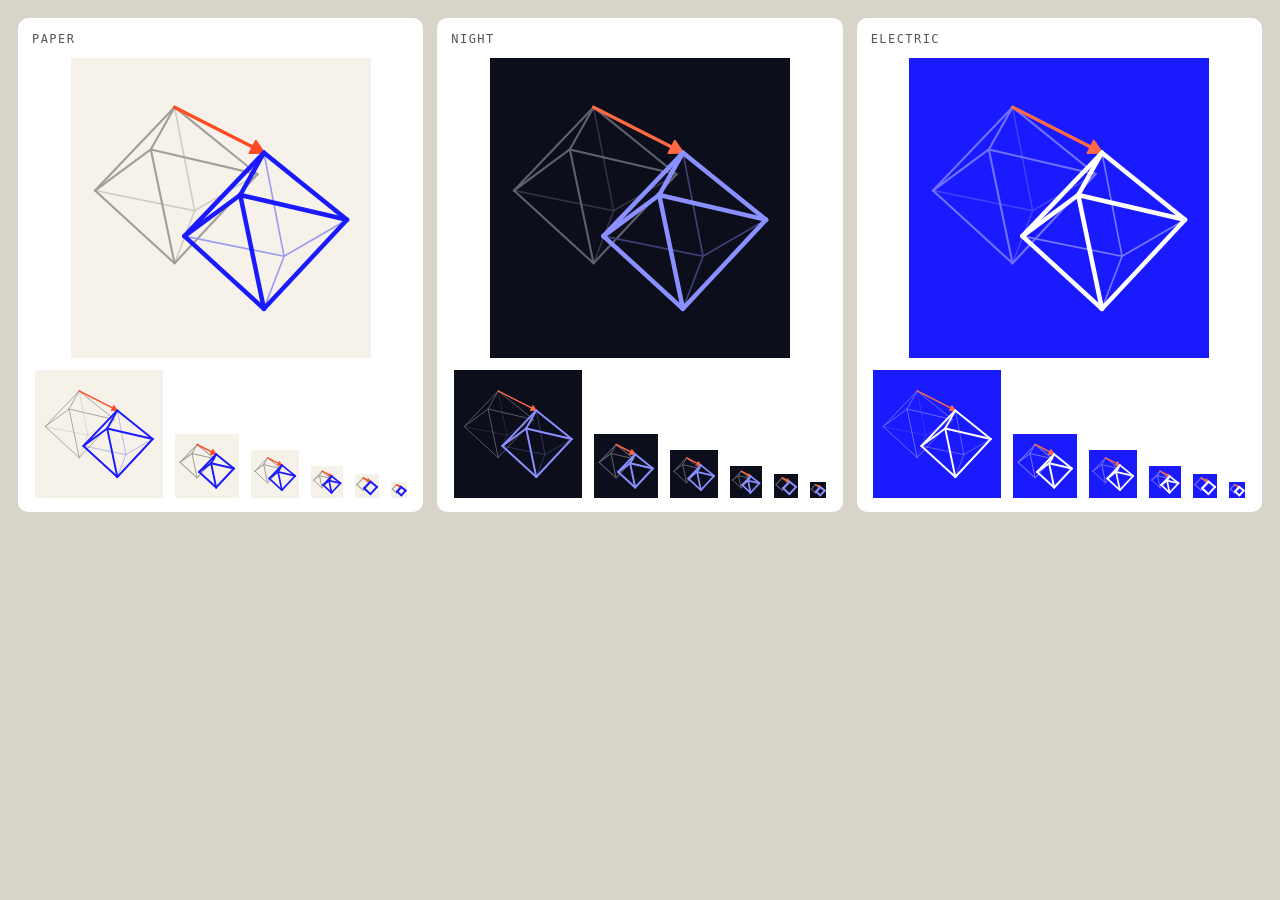
<file: brand/src/sheet.html>
<!doctype html><meta charset="utf-8"><style>body{margin:0;padding:18px;background:#d8d4ca}.g{display:grid;grid-template-columns:repeat(3,1fr);gap:14px}.c{background:#fff;border-radius:10px;padding:14px;display:flex;flex-direction:column;gap:12px;align-items:center}.t{align-self:flex-start;font:12px Menlo,monospace;letter-spacing:.12em;text-transform:uppercase;color:#555}.sm{display:flex;gap:12px;align-items:flex-end}</style><div class="g"><div class="c"><div class="t">paper</div><svg xmlns="http://www.w3.org/2000/svg" viewBox="0 0 100 100" width="300" height="300"><title>Vector Translation</title><rect width="100" height="100" fill="#f6f2e9"/><path d="M34.51,16.39 L41.22,50.91" stroke="#cdcac3" stroke-width="0.49" stroke-linecap="round"/><path d="M8.00,44.19 L41.22,50.91" stroke="#cdcac3" stroke-width="0.49" stroke-linecap="round"/><path d="M62.19,38.75 L41.22,50.91" stroke="#cdcac3" stroke-width="0.49" stroke-linecap="round"/><path d="M8.00,44.19 L34.51,16.39" stroke="#a09e9a" stroke-width="0.70" stroke-linecap="round"/><path d="M34.51,68.44 L41.22,50.91" stroke="#cdcac3" stroke-width="0.49" stroke-linecap="round"/><path d="M62.19,38.75 L34.51,16.39" stroke="#a09e9a" stroke-width="0.70" stroke-linecap="round"/><path d="M8.00,44.19 L34.51,68.44" stroke="#a09e9a" stroke-width="0.70" stroke-linecap="round"/><path d="M34.51,16.39 L26.61,30.48" stroke="#a09e9a" stroke-width="0.70" stroke-linecap="round"/><path d="M62.19,38.75 L34.51,68.44" stroke="#a09e9a" stroke-width="0.70" stroke-linecap="round"/><path d="M8.00,44.19 L26.61,30.48" stroke="#a09e9a" stroke-width="0.70" stroke-linecap="round"/><path d="M62.19,38.75 L26.61,30.48" stroke="#a09e9a" stroke-width="0.70" stroke-linecap="round"/><path d="M34.51,68.44 L26.61,30.48" stroke="#a09e9a" stroke-width="0.70" stroke-linecap="round"/><path d="M64.31,31.56 L71.02,66.08" stroke="#9e9cf2" stroke-width="0.55" stroke-linecap="round"/><path d="M37.81,59.36 L71.02,66.08" stroke="#9e9cf2" stroke-width="0.55" stroke-linecap="round"/><path d="M92.00,53.92 L71.02,66.08" stroke="#9e9cf2" stroke-width="0.55" stroke-linecap="round"/><path d="M64.31,83.61 L71.02,66.08" stroke="#9e9cf2" stroke-width="0.55" stroke-linecap="round"/><path d="M34.51,16.39 L60.57,29.65" stroke="#ff4a24" stroke-width="1.10" stroke-linecap="round"/><path d="M64.31,31.56 L61.62,27.60 L59.52,31.71 Z" fill="#ff4a24" stroke="#ff4a24" stroke-width="0.66" stroke-linejoin="round"/><path d="M37.81,59.36 L64.31,31.56" stroke="#1a1aff" stroke-width="1.50" stroke-linecap="round"/><path d="M92.00,53.92 L64.31,31.56" stroke="#1a1aff" stroke-width="1.50" stroke-linecap="round"/><path d="M37.81,59.36 L64.31,83.61" stroke="#1a1aff" stroke-width="1.50" stroke-linecap="round"/><path d="M64.31,31.56 L56.41,45.66" stroke="#1a1aff" stroke-width="1.50" stroke-linecap="round"/><path d="M92.00,53.92 L64.31,83.61" stroke="#1a1aff" stroke-width="1.50" stroke-linecap="round"/><path d="M37.81,59.36 L56.41,45.66" stroke="#1a1aff" stroke-width="1.50" stroke-linecap="round"/><path d="M92.00,53.92 L56.41,45.66" stroke="#1a1aff" stroke-width="1.50" stroke-linecap="round"/><path d="M64.31,83.61 L56.41,45.66" stroke="#1a1aff" stroke-width="1.50" stroke-linecap="round"/></svg><div class="sm"><svg xmlns="http://www.w3.org/2000/svg" viewBox="0 0 100 100" width="128" height="128"><title>Vector Translation</title><rect width="100" height="100" fill="#f6f2e9"/><path d="M34.51,16.39 L41.22,50.91" stroke="#cdcac3" stroke-width="0.49" stroke-linecap="round"/><path d="M8.00,44.19 L41.22,50.91" stroke="#cdcac3" stroke-width="0.49" stroke-linecap="round"/><path d="M62.19,38.75 L41.22,50.91" stroke="#cdcac3" stroke-width="0.49" stroke-linecap="round"/><path d="M8.00,44.19 L34.51,16.39" stroke="#a09e9a" stroke-width="0.70" stroke-linecap="round"/><path d="M34.51,68.44 L41.22,50.91" stroke="#cdcac3" stroke-width="0.49" stroke-linecap="round"/><path d="M62.19,38.75 L34.51,16.39" stroke="#a09e9a" stroke-width="0.70" stroke-linecap="round"/><path d="M8.00,44.19 L34.51,68.44" stroke="#a09e9a" stroke-width="0.70" stroke-linecap="round"/><path d="M34.51,16.39 L26.61,30.48" stroke="#a09e9a" stroke-width="0.70" stroke-linecap="round"/><path d="M62.19,38.75 L34.51,68.44" stroke="#a09e9a" stroke-width="0.70" stroke-linecap="round"/><path d="M8.00,44.19 L26.61,30.48" stroke="#a09e9a" stroke-width="0.70" stroke-linecap="round"/><path d="M62.19,38.75 L26.61,30.48" stroke="#a09e9a" stroke-width="0.70" stroke-linecap="round"/><path d="M34.51,68.44 L26.61,30.48" stroke="#a09e9a" stroke-width="0.70" stroke-linecap="round"/><path d="M64.31,31.56 L71.02,66.08" stroke="#9e9cf2" stroke-width="0.55" stroke-linecap="round"/><path d="M37.81,59.36 L71.02,66.08" stroke="#9e9cf2" stroke-width="0.55" stroke-linecap="round"/><path d="M92.00,53.92 L71.02,66.08" stroke="#9e9cf2" stroke-width="0.55" stroke-linecap="round"/><path d="M64.31,83.61 L71.02,66.08" stroke="#9e9cf2" stroke-width="0.55" stroke-linecap="round"/><path d="M34.51,16.39 L60.57,29.65" stroke="#ff4a24" stroke-width="1.10" stroke-linecap="round"/><path d="M64.31,31.56 L61.62,27.60 L59.52,31.71 Z" fill="#ff4a24" stroke="#ff4a24" stroke-width="0.66" stroke-linejoin="round"/><path d="M37.81,59.36 L64.31,31.56" stroke="#1a1aff" stroke-width="1.50" stroke-linecap="round"/><path d="M92.00,53.92 L64.31,31.56" stroke="#1a1aff" stroke-width="1.50" stroke-linecap="round"/><path d="M37.81,59.36 L64.31,83.61" stroke="#1a1aff" stroke-width="1.50" stroke-linecap="round"/><path d="M64.31,31.56 L56.41,45.66" stroke="#1a1aff" stroke-width="1.50" stroke-linecap="round"/><path d="M92.00,53.92 L64.31,83.61" stroke="#1a1aff" stroke-width="1.50" stroke-linecap="round"/><path d="M37.81,59.36 L56.41,45.66" stroke="#1a1aff" stroke-width="1.50" stroke-linecap="round"/><path d="M92.00,53.92 L56.41,45.66" stroke="#1a1aff" stroke-width="1.50" stroke-linecap="round"/><path d="M64.31,83.61 L56.41,45.66" stroke="#1a1aff" stroke-width="1.50" stroke-linecap="round"/></svg><svg xmlns="http://www.w3.org/2000/svg" viewBox="0 0 100 100" width="64" height="64"><title>Vector Translation</title><rect width="100" height="100" fill="#f6f2e9"/><path d="M8.00,44.19 L34.51,16.39" stroke="#a09e9a" stroke-width="1.60" stroke-linecap="round"/><path d="M62.19,38.75 L34.51,16.39" stroke="#a09e9a" stroke-width="1.60" stroke-linecap="round"/><path d="M8.00,44.19 L34.51,68.44" stroke="#a09e9a" stroke-width="1.60" stroke-linecap="round"/><path d="M34.51,16.39 L26.61,30.48" stroke="#a09e9a" stroke-width="1.60" stroke-linecap="round"/><path d="M62.19,38.75 L34.51,68.44" stroke="#a09e9a" stroke-width="1.60" stroke-linecap="round"/><path d="M8.00,44.19 L26.61,30.48" stroke="#a09e9a" stroke-width="1.60" stroke-linecap="round"/><path d="M62.19,38.75 L26.61,30.48" stroke="#a09e9a" stroke-width="1.60" stroke-linecap="round"/><path d="M34.51,68.44 L26.61,30.48" stroke="#a09e9a" stroke-width="1.60" stroke-linecap="round"/><path d="M34.51,16.39 L57.18,27.93" stroke="#ff4a24" stroke-width="2.40" stroke-linecap="round"/><path d="M64.31,31.56 L59.18,24.01 L55.19,31.85 Z" fill="#ff4a24" stroke="#ff4a24" stroke-width="1.44" stroke-linejoin="round"/><path d="M37.81,59.36 L64.31,31.56" stroke="#1a1aff" stroke-width="3.00" stroke-linecap="round"/><path d="M92.00,53.92 L64.31,31.56" stroke="#1a1aff" stroke-width="3.00" stroke-linecap="round"/><path d="M37.81,59.36 L64.31,83.61" stroke="#1a1aff" stroke-width="3.00" stroke-linecap="round"/><path d="M64.31,31.56 L56.41,45.66" stroke="#1a1aff" stroke-width="3.00" stroke-linecap="round"/><path d="M92.00,53.92 L64.31,83.61" stroke="#1a1aff" stroke-width="3.00" stroke-linecap="round"/><path d="M37.81,59.36 L56.41,45.66" stroke="#1a1aff" stroke-width="3.00" stroke-linecap="round"/><path d="M92.00,53.92 L56.41,45.66" stroke="#1a1aff" stroke-width="3.00" stroke-linecap="round"/><path d="M64.31,83.61 L56.41,45.66" stroke="#1a1aff" stroke-width="3.00" stroke-linecap="round"/></svg><svg xmlns="http://www.w3.org/2000/svg" viewBox="0 0 100 100" width="48" height="48"><title>Vector Translation</title><rect width="100" height="100" fill="#f6f2e9"/><path d="M8.00,44.19 L34.51,16.39" stroke="#a09e9a" stroke-width="2.08" stroke-linecap="round"/><path d="M62.19,38.75 L34.51,16.39" stroke="#a09e9a" stroke-width="2.08" stroke-linecap="round"/><path d="M8.00,44.19 L34.51,68.44" stroke="#a09e9a" stroke-width="2.08" stroke-linecap="round"/><path d="M34.51,16.39 L26.61,30.48" stroke="#a09e9a" stroke-width="2.08" stroke-linecap="round"/><path d="M62.19,38.75 L34.51,68.44" stroke="#a09e9a" stroke-width="2.08" stroke-linecap="round"/><path d="M8.00,44.19 L26.61,30.48" stroke="#a09e9a" stroke-width="2.08" stroke-linecap="round"/><path d="M62.19,38.75 L26.61,30.48" stroke="#a09e9a" stroke-width="2.08" stroke-linecap="round"/><path d="M34.51,68.44 L26.61,30.48" stroke="#a09e9a" stroke-width="2.08" stroke-linecap="round"/><path d="M34.51,16.39 L57.18,27.93" stroke="#ff4a24" stroke-width="2.92" stroke-linecap="round"/><path d="M64.31,31.56 L59.18,24.01 L55.19,31.85 Z" fill="#ff4a24" stroke="#ff4a24" stroke-width="1.75" stroke-linejoin="round"/><path d="M37.81,59.36 L64.31,31.56" stroke="#1a1aff" stroke-width="3.54" stroke-linecap="round"/><path d="M92.00,53.92 L64.31,31.56" stroke="#1a1aff" stroke-width="3.54" stroke-linecap="round"/><path d="M37.81,59.36 L64.31,83.61" stroke="#1a1aff" stroke-width="3.54" stroke-linecap="round"/><path d="M64.31,31.56 L56.41,45.66" stroke="#1a1aff" stroke-width="3.54" stroke-linecap="round"/><path d="M92.00,53.92 L64.31,83.61" stroke="#1a1aff" stroke-width="3.54" stroke-linecap="round"/><path d="M37.81,59.36 L56.41,45.66" stroke="#1a1aff" stroke-width="3.54" stroke-linecap="round"/><path d="M92.00,53.92 L56.41,45.66" stroke="#1a1aff" stroke-width="3.54" stroke-linecap="round"/><path d="M64.31,83.61 L56.41,45.66" stroke="#1a1aff" stroke-width="3.54" stroke-linecap="round"/></svg><svg xmlns="http://www.w3.org/2000/svg" viewBox="0 0 100 100" width="32" height="32"><title>Vector Translation</title><rect width="100" height="100" fill="#f6f2e9"/><path d="M8.00,44.19 L34.51,16.39" stroke="#a09e9a" stroke-width="3.12" stroke-linecap="round"/><path d="M62.19,38.75 L34.51,16.39" stroke="#a09e9a" stroke-width="3.12" stroke-linecap="round"/><path d="M8.00,44.19 L34.51,68.44" stroke="#a09e9a" stroke-width="3.12" stroke-linecap="round"/><path d="M34.51,16.39 L26.61,30.48" stroke="#a09e9a" stroke-width="3.12" stroke-linecap="round"/><path d="M62.19,38.75 L34.51,68.44" stroke="#a09e9a" stroke-width="3.12" stroke-linecap="round"/><path d="M8.00,44.19 L26.61,30.48" stroke="#a09e9a" stroke-width="3.12" stroke-linecap="round"/><path d="M62.19,38.75 L26.61,30.48" stroke="#a09e9a" stroke-width="3.12" stroke-linecap="round"/><path d="M34.51,68.44 L26.61,30.48" stroke="#a09e9a" stroke-width="3.12" stroke-linecap="round"/><path d="M34.51,16.39 L57.18,27.93" stroke="#ff4a24" stroke-width="4.38" stroke-linecap="round"/><path d="M64.31,31.56 L59.18,24.01 L55.19,31.85 Z" fill="#ff4a24" stroke="#ff4a24" stroke-width="2.62" stroke-linejoin="round"/><path d="M37.81,59.36 L64.31,31.56" stroke="#1a1aff" stroke-width="5.31" stroke-linecap="round"/><path d="M92.00,53.92 L64.31,31.56" stroke="#1a1aff" stroke-width="5.31" stroke-linecap="round"/><path d="M37.81,59.36 L64.31,83.61" stroke="#1a1aff" stroke-width="5.31" stroke-linecap="round"/><path d="M64.31,31.56 L56.41,45.66" stroke="#1a1aff" stroke-width="5.31" stroke-linecap="round"/><path d="M92.00,53.92 L64.31,83.61" stroke="#1a1aff" stroke-width="5.31" stroke-linecap="round"/><path d="M37.81,59.36 L56.41,45.66" stroke="#1a1aff" stroke-width="5.31" stroke-linecap="round"/><path d="M92.00,53.92 L56.41,45.66" stroke="#1a1aff" stroke-width="5.31" stroke-linecap="round"/><path d="M64.31,83.61 L56.41,45.66" stroke="#1a1aff" stroke-width="5.31" stroke-linecap="round"/></svg><svg xmlns="http://www.w3.org/2000/svg" viewBox="0 0 100 100" width="24" height="24"><title>Vector Translation</title><rect width="100" height="100" fill="#f6f2e9"/><path d="M8.00,44.19 L34.51,16.39" stroke="#a09e9a" stroke-width="5.00" stroke-linecap="round"/><path d="M62.19,38.75 L34.51,16.39" stroke="#a09e9a" stroke-width="5.00" stroke-linecap="round"/><path d="M8.00,44.19 L34.51,68.44" stroke="#a09e9a" stroke-width="5.00" stroke-linecap="round"/><path d="M62.19,38.75 L34.51,68.44" stroke="#a09e9a" stroke-width="5.00" stroke-linecap="round"/><path d="M34.51,16.39 L52.73,25.66" stroke="#ff4a24" stroke-width="6.67" stroke-linecap="round"/><path d="M64.31,31.56 L55.97,19.29 L49.48,32.03 Z" fill="#ff4a24" stroke="#ff4a24" stroke-width="4.00" stroke-linejoin="round"/><path d="M37.81,59.36 L64.31,31.56" stroke="#1a1aff" stroke-width="8.33" stroke-linecap="round"/><path d="M92.00,53.92 L64.31,31.56" stroke="#1a1aff" stroke-width="8.33" stroke-linecap="round"/><path d="M37.81,59.36 L64.31,83.61" stroke="#1a1aff" stroke-width="8.33" stroke-linecap="round"/><path d="M92.00,53.92 L64.31,83.61" stroke="#1a1aff" stroke-width="8.33" stroke-linecap="round"/></svg><svg xmlns="http://www.w3.org/2000/svg" viewBox="0 0 100 100" width="16" height="16"><title>Vector Translation</title><rect width="100" height="100" fill="#f6f2e9"/><path d="M8.00,44.19 L34.51,16.39" stroke="#a09e9a" stroke-width="7.50" stroke-linecap="round"/><path d="M62.19,38.75 L34.51,16.39" stroke="#a09e9a" stroke-width="7.50" stroke-linecap="round"/><path d="M8.00,44.19 L34.51,68.44" stroke="#a09e9a" stroke-width="7.50" stroke-linecap="round"/><path d="M62.19,38.75 L34.51,68.44" stroke="#a09e9a" stroke-width="7.50" stroke-linecap="round"/><path d="M34.51,16.39 L52.73,25.66" stroke="#ff4a24" stroke-width="10.00" stroke-linecap="round"/><path d="M64.31,31.56 L55.97,19.29 L49.48,32.03 Z" fill="#ff4a24" stroke="#ff4a24" stroke-width="6.00" stroke-linejoin="round"/><path d="M37.81,59.36 L64.31,31.56" stroke="#1a1aff" stroke-width="12.50" stroke-linecap="round"/><path d="M92.00,53.92 L64.31,31.56" stroke="#1a1aff" stroke-width="12.50" stroke-linecap="round"/><path d="M37.81,59.36 L64.31,83.61" stroke="#1a1aff" stroke-width="12.50" stroke-linecap="round"/><path d="M92.00,53.92 L64.31,83.61" stroke="#1a1aff" stroke-width="12.50" stroke-linecap="round"/></svg></div></div><div class="c"><div class="t">night</div><svg xmlns="http://www.w3.org/2000/svg" viewBox="0 0 100 100" width="300" height="300"><title>Vector Translation</title><rect width="100" height="100" fill="#0c0e1c"/><path d="M34.51,16.39 L41.22,50.91" stroke="#343542" stroke-width="0.49" stroke-linecap="round"/><path d="M8.00,44.19 L41.22,50.91" stroke="#343542" stroke-width="0.49" stroke-linecap="round"/><path d="M62.19,38.75 L41.22,50.91" stroke="#343542" stroke-width="0.49" stroke-linecap="round"/><path d="M8.00,44.19 L34.51,16.39" stroke="#60606d" stroke-width="0.70" stroke-linecap="round"/><path d="M34.51,68.44 L41.22,50.91" stroke="#343542" stroke-width="0.49" stroke-linecap="round"/><path d="M62.19,38.75 L34.51,16.39" stroke="#60606d" stroke-width="0.70" stroke-linecap="round"/><path d="M8.00,44.19 L34.51,68.44" stroke="#60606d" stroke-width="0.70" stroke-linecap="round"/><path d="M34.51,16.39 L26.61,30.48" stroke="#60606d" stroke-width="0.70" stroke-linecap="round"/><path d="M62.19,38.75 L34.51,68.44" stroke="#60606d" stroke-width="0.70" stroke-linecap="round"/><path d="M8.00,44.19 L26.61,30.48" stroke="#60606d" stroke-width="0.70" stroke-linecap="round"/><path d="M62.19,38.75 L26.61,30.48" stroke="#60606d" stroke-width="0.70" stroke-linecap="round"/><path d="M34.51,68.44 L26.61,30.48" stroke="#60606d" stroke-width="0.70" stroke-linecap="round"/><path d="M64.31,31.56 L71.02,66.08" stroke="#3e4277" stroke-width="0.55" stroke-linecap="round"/><path d="M37.81,59.36 L71.02,66.08" stroke="#3e4277" stroke-width="0.55" stroke-linecap="round"/><path d="M92.00,53.92 L71.02,66.08" stroke="#3e4277" stroke-width="0.55" stroke-linecap="round"/><path d="M64.31,83.61 L71.02,66.08" stroke="#3e4277" stroke-width="0.55" stroke-linecap="round"/><path d="M34.51,16.39 L60.57,29.65" stroke="#ff6a45" stroke-width="1.10" stroke-linecap="round"/><path d="M64.31,31.56 L61.62,27.60 L59.52,31.71 Z" fill="#ff6a45" stroke="#ff6a45" stroke-width="0.66" stroke-linejoin="round"/><path d="M37.81,59.36 L64.31,31.56" stroke="#8a90ff" stroke-width="1.50" stroke-linecap="round"/><path d="M92.00,53.92 L64.31,31.56" stroke="#8a90ff" stroke-width="1.50" stroke-linecap="round"/><path d="M37.81,59.36 L64.31,83.61" stroke="#8a90ff" stroke-width="1.50" stroke-linecap="round"/><path d="M64.31,31.56 L56.41,45.66" stroke="#8a90ff" stroke-width="1.50" stroke-linecap="round"/><path d="M92.00,53.92 L64.31,83.61" stroke="#8a90ff" stroke-width="1.50" stroke-linecap="round"/><path d="M37.81,59.36 L56.41,45.66" stroke="#8a90ff" stroke-width="1.50" stroke-linecap="round"/><path d="M92.00,53.92 L56.41,45.66" stroke="#8a90ff" stroke-width="1.50" stroke-linecap="round"/><path d="M64.31,83.61 L56.41,45.66" stroke="#8a90ff" stroke-width="1.50" stroke-linecap="round"/></svg><div class="sm"><svg xmlns="http://www.w3.org/2000/svg" viewBox="0 0 100 100" width="128" height="128"><title>Vector Translation</title><rect width="100" height="100" fill="#0c0e1c"/><path d="M34.51,16.39 L41.22,50.91" stroke="#343542" stroke-width="0.49" stroke-linecap="round"/><path d="M8.00,44.19 L41.22,50.91" stroke="#343542" stroke-width="0.49" stroke-linecap="round"/><path d="M62.19,38.75 L41.22,50.91" stroke="#343542" stroke-width="0.49" stroke-linecap="round"/><path d="M8.00,44.19 L34.51,16.39" stroke="#60606d" stroke-width="0.70" stroke-linecap="round"/><path d="M34.51,68.44 L41.22,50.91" stroke="#343542" stroke-width="0.49" stroke-linecap="round"/><path d="M62.19,38.75 L34.51,16.39" stroke="#60606d" stroke-width="0.70" stroke-linecap="round"/><path d="M8.00,44.19 L34.51,68.44" stroke="#60606d" stroke-width="0.70" stroke-linecap="round"/><path d="M34.51,16.39 L26.61,30.48" stroke="#60606d" stroke-width="0.70" stroke-linecap="round"/><path d="M62.19,38.75 L34.51,68.44" stroke="#60606d" stroke-width="0.70" stroke-linecap="round"/><path d="M8.00,44.19 L26.61,30.48" stroke="#60606d" stroke-width="0.70" stroke-linecap="round"/><path d="M62.19,38.75 L26.61,30.48" stroke="#60606d" stroke-width="0.70" stroke-linecap="round"/><path d="M34.51,68.44 L26.61,30.48" stroke="#60606d" stroke-width="0.70" stroke-linecap="round"/><path d="M64.31,31.56 L71.02,66.08" stroke="#3e4277" stroke-width="0.55" stroke-linecap="round"/><path d="M37.81,59.36 L71.02,66.08" stroke="#3e4277" stroke-width="0.55" stroke-linecap="round"/><path d="M92.00,53.92 L71.02,66.08" stroke="#3e4277" stroke-width="0.55" stroke-linecap="round"/><path d="M64.31,83.61 L71.02,66.08" stroke="#3e4277" stroke-width="0.55" stroke-linecap="round"/><path d="M34.51,16.39 L60.57,29.65" stroke="#ff6a45" stroke-width="1.10" stroke-linecap="round"/><path d="M64.31,31.56 L61.62,27.60 L59.52,31.71 Z" fill="#ff6a45" stroke="#ff6a45" stroke-width="0.66" stroke-linejoin="round"/><path d="M37.81,59.36 L64.31,31.56" stroke="#8a90ff" stroke-width="1.50" stroke-linecap="round"/><path d="M92.00,53.92 L64.31,31.56" stroke="#8a90ff" stroke-width="1.50" stroke-linecap="round"/><path d="M37.81,59.36 L64.31,83.61" stroke="#8a90ff" stroke-width="1.50" stroke-linecap="round"/><path d="M64.31,31.56 L56.41,45.66" stroke="#8a90ff" stroke-width="1.50" stroke-linecap="round"/><path d="M92.00,53.92 L64.31,83.61" stroke="#8a90ff" stroke-width="1.50" stroke-linecap="round"/><path d="M37.81,59.36 L56.41,45.66" stroke="#8a90ff" stroke-width="1.50" stroke-linecap="round"/><path d="M92.00,53.92 L56.41,45.66" stroke="#8a90ff" stroke-width="1.50" stroke-linecap="round"/><path d="M64.31,83.61 L56.41,45.66" stroke="#8a90ff" stroke-width="1.50" stroke-linecap="round"/></svg><svg xmlns="http://www.w3.org/2000/svg" viewBox="0 0 100 100" width="64" height="64"><title>Vector Translation</title><rect width="100" height="100" fill="#0c0e1c"/><path d="M8.00,44.19 L34.51,16.39" stroke="#60606d" stroke-width="1.60" stroke-linecap="round"/><path d="M62.19,38.75 L34.51,16.39" stroke="#60606d" stroke-width="1.60" stroke-linecap="round"/><path d="M8.00,44.19 L34.51,68.44" stroke="#60606d" stroke-width="1.60" stroke-linecap="round"/><path d="M34.51,16.39 L26.61,30.48" stroke="#60606d" stroke-width="1.60" stroke-linecap="round"/><path d="M62.19,38.75 L34.51,68.44" stroke="#60606d" stroke-width="1.60" stroke-linecap="round"/><path d="M8.00,44.19 L26.61,30.48" stroke="#60606d" stroke-width="1.60" stroke-linecap="round"/><path d="M62.19,38.75 L26.61,30.48" stroke="#60606d" stroke-width="1.60" stroke-linecap="round"/><path d="M34.51,68.44 L26.61,30.48" stroke="#60606d" stroke-width="1.60" stroke-linecap="round"/><path d="M34.51,16.39 L57.18,27.93" stroke="#ff6a45" stroke-width="2.40" stroke-linecap="round"/><path d="M64.31,31.56 L59.18,24.01 L55.19,31.85 Z" fill="#ff6a45" stroke="#ff6a45" stroke-width="1.44" stroke-linejoin="round"/><path d="M37.81,59.36 L64.31,31.56" stroke="#8a90ff" stroke-width="3.00" stroke-linecap="round"/><path d="M92.00,53.92 L64.31,31.56" stroke="#8a90ff" stroke-width="3.00" stroke-linecap="round"/><path d="M37.81,59.36 L64.31,83.61" stroke="#8a90ff" stroke-width="3.00" stroke-linecap="round"/><path d="M64.31,31.56 L56.41,45.66" stroke="#8a90ff" stroke-width="3.00" stroke-linecap="round"/><path d="M92.00,53.92 L64.31,83.61" stroke="#8a90ff" stroke-width="3.00" stroke-linecap="round"/><path d="M37.81,59.36 L56.41,45.66" stroke="#8a90ff" stroke-width="3.00" stroke-linecap="round"/><path d="M92.00,53.92 L56.41,45.66" stroke="#8a90ff" stroke-width="3.00" stroke-linecap="round"/><path d="M64.31,83.61 L56.41,45.66" stroke="#8a90ff" stroke-width="3.00" stroke-linecap="round"/></svg><svg xmlns="http://www.w3.org/2000/svg" viewBox="0 0 100 100" width="48" height="48"><title>Vector Translation</title><rect width="100" height="100" fill="#0c0e1c"/><path d="M8.00,44.19 L34.51,16.39" stroke="#60606d" stroke-width="2.08" stroke-linecap="round"/><path d="M62.19,38.75 L34.51,16.39" stroke="#60606d" stroke-width="2.08" stroke-linecap="round"/><path d="M8.00,44.19 L34.51,68.44" stroke="#60606d" stroke-width="2.08" stroke-linecap="round"/><path d="M34.51,16.39 L26.61,30.48" stroke="#60606d" stroke-width="2.08" stroke-linecap="round"/><path d="M62.19,38.75 L34.51,68.44" stroke="#60606d" stroke-width="2.08" stroke-linecap="round"/><path d="M8.00,44.19 L26.61,30.48" stroke="#60606d" stroke-width="2.08" stroke-linecap="round"/><path d="M62.19,38.75 L26.61,30.48" stroke="#60606d" stroke-width="2.08" stroke-linecap="round"/><path d="M34.51,68.44 L26.61,30.48" stroke="#60606d" stroke-width="2.08" stroke-linecap="round"/><path d="M34.51,16.39 L57.18,27.93" stroke="#ff6a45" stroke-width="2.92" stroke-linecap="round"/><path d="M64.31,31.56 L59.18,24.01 L55.19,31.85 Z" fill="#ff6a45" stroke="#ff6a45" stroke-width="1.75" stroke-linejoin="round"/><path d="M37.81,59.36 L64.31,31.56" stroke="#8a90ff" stroke-width="3.54" stroke-linecap="round"/><path d="M92.00,53.92 L64.31,31.56" stroke="#8a90ff" stroke-width="3.54" stroke-linecap="round"/><path d="M37.81,59.36 L64.31,83.61" stroke="#8a90ff" stroke-width="3.54" stroke-linecap="round"/><path d="M64.31,31.56 L56.41,45.66" stroke="#8a90ff" stroke-width="3.54" stroke-linecap="round"/><path d="M92.00,53.92 L64.31,83.61" stroke="#8a90ff" stroke-width="3.54" stroke-linecap="round"/><path d="M37.81,59.36 L56.41,45.66" stroke="#8a90ff" stroke-width="3.54" stroke-linecap="round"/><path d="M92.00,53.92 L56.41,45.66" stroke="#8a90ff" stroke-width="3.54" stroke-linecap="round"/><path d="M64.31,83.61 L56.41,45.66" stroke="#8a90ff" stroke-width="3.54" stroke-linecap="round"/></svg><svg xmlns="http://www.w3.org/2000/svg" viewBox="0 0 100 100" width="32" height="32"><title>Vector Translation</title><rect width="100" height="100" fill="#0c0e1c"/><path d="M8.00,44.19 L34.51,16.39" stroke="#60606d" stroke-width="3.12" stroke-linecap="round"/><path d="M62.19,38.75 L34.51,16.39" stroke="#60606d" stroke-width="3.12" stroke-linecap="round"/><path d="M8.00,44.19 L34.51,68.44" stroke="#60606d" stroke-width="3.12" stroke-linecap="round"/><path d="M34.51,16.39 L26.61,30.48" stroke="#60606d" stroke-width="3.12" stroke-linecap="round"/><path d="M62.19,38.75 L34.51,68.44" stroke="#60606d" stroke-width="3.12" stroke-linecap="round"/><path d="M8.00,44.19 L26.61,30.48" stroke="#60606d" stroke-width="3.12" stroke-linecap="round"/><path d="M62.19,38.75 L26.61,30.48" stroke="#60606d" stroke-width="3.12" stroke-linecap="round"/><path d="M34.51,68.44 L26.61,30.48" stroke="#60606d" stroke-width="3.12" stroke-linecap="round"/><path d="M34.51,16.39 L57.18,27.93" stroke="#ff6a45" stroke-width="4.38" stroke-linecap="round"/><path d="M64.31,31.56 L59.18,24.01 L55.19,31.85 Z" fill="#ff6a45" stroke="#ff6a45" stroke-width="2.62" stroke-linejoin="round"/><path d="M37.81,59.36 L64.31,31.56" stroke="#8a90ff" stroke-width="5.31" stroke-linecap="round"/><path d="M92.00,53.92 L64.31,31.56" stroke="#8a90ff" stroke-width="5.31" stroke-linecap="round"/><path d="M37.81,59.36 L64.31,83.61" stroke="#8a90ff" stroke-width="5.31" stroke-linecap="round"/><path d="M64.31,31.56 L56.41,45.66" stroke="#8a90ff" stroke-width="5.31" stroke-linecap="round"/><path d="M92.00,53.92 L64.31,83.61" stroke="#8a90ff" stroke-width="5.31" stroke-linecap="round"/><path d="M37.81,59.36 L56.41,45.66" stroke="#8a90ff" stroke-width="5.31" stroke-linecap="round"/><path d="M92.00,53.92 L56.41,45.66" stroke="#8a90ff" stroke-width="5.31" stroke-linecap="round"/><path d="M64.31,83.61 L56.41,45.66" stroke="#8a90ff" stroke-width="5.31" stroke-linecap="round"/></svg><svg xmlns="http://www.w3.org/2000/svg" viewBox="0 0 100 100" width="24" height="24"><title>Vector Translation</title><rect width="100" height="100" fill="#0c0e1c"/><path d="M8.00,44.19 L34.51,16.39" stroke="#60606d" stroke-width="5.00" stroke-linecap="round"/><path d="M62.19,38.75 L34.51,16.39" stroke="#60606d" stroke-width="5.00" stroke-linecap="round"/><path d="M8.00,44.19 L34.51,68.44" stroke="#60606d" stroke-width="5.00" stroke-linecap="round"/><path d="M62.19,38.75 L34.51,68.44" stroke="#60606d" stroke-width="5.00" stroke-linecap="round"/><path d="M34.51,16.39 L52.73,25.66" stroke="#ff6a45" stroke-width="6.67" stroke-linecap="round"/><path d="M64.31,31.56 L55.97,19.29 L49.48,32.03 Z" fill="#ff6a45" stroke="#ff6a45" stroke-width="4.00" stroke-linejoin="round"/><path d="M37.81,59.36 L64.31,31.56" stroke="#8a90ff" stroke-width="8.33" stroke-linecap="round"/><path d="M92.00,53.92 L64.31,31.56" stroke="#8a90ff" stroke-width="8.33" stroke-linecap="round"/><path d="M37.81,59.36 L64.31,83.61" stroke="#8a90ff" stroke-width="8.33" stroke-linecap="round"/><path d="M92.00,53.92 L64.31,83.61" stroke="#8a90ff" stroke-width="8.33" stroke-linecap="round"/></svg><svg xmlns="http://www.w3.org/2000/svg" viewBox="0 0 100 100" width="16" height="16"><title>Vector Translation</title><rect width="100" height="100" fill="#0c0e1c"/><path d="M8.00,44.19 L34.51,16.39" stroke="#60606d" stroke-width="7.50" stroke-linecap="round"/><path d="M62.19,38.75 L34.51,16.39" stroke="#60606d" stroke-width="7.50" stroke-linecap="round"/><path d="M8.00,44.19 L34.51,68.44" stroke="#60606d" stroke-width="7.50" stroke-linecap="round"/><path d="M62.19,38.75 L34.51,68.44" stroke="#60606d" stroke-width="7.50" stroke-linecap="round"/><path d="M34.51,16.39 L52.73,25.66" stroke="#ff6a45" stroke-width="10.00" stroke-linecap="round"/><path d="M64.31,31.56 L55.97,19.29 L49.48,32.03 Z" fill="#ff6a45" stroke="#ff6a45" stroke-width="6.00" stroke-linejoin="round"/><path d="M37.81,59.36 L64.31,31.56" stroke="#8a90ff" stroke-width="12.50" stroke-linecap="round"/><path d="M92.00,53.92 L64.31,31.56" stroke="#8a90ff" stroke-width="12.50" stroke-linecap="round"/><path d="M37.81,59.36 L64.31,83.61" stroke="#8a90ff" stroke-width="12.50" stroke-linecap="round"/><path d="M92.00,53.92 L64.31,83.61" stroke="#8a90ff" stroke-width="12.50" stroke-linecap="round"/></svg></div></div><div class="c"><div class="t">electric</div><svg xmlns="http://www.w3.org/2000/svg" viewBox="0 0 100 100" width="300" height="300"><title>Vector Translation</title><rect width="100" height="100" fill="#1a1aff"/><path d="M34.51,16.39 L41.22,50.91" stroke="#4343ff" stroke-width="0.49" stroke-linecap="round"/><path d="M8.00,44.19 L41.22,50.91" stroke="#4343ff" stroke-width="0.49" stroke-linecap="round"/><path d="M62.19,38.75 L41.22,50.91" stroke="#4343ff" stroke-width="0.49" stroke-linecap="round"/><path d="M8.00,44.19 L34.51,16.39" stroke="#7171ff" stroke-width="0.70" stroke-linecap="round"/><path d="M34.51,68.44 L41.22,50.91" stroke="#4343ff" stroke-width="0.49" stroke-linecap="round"/><path d="M62.19,38.75 L34.51,16.39" stroke="#7171ff" stroke-width="0.70" stroke-linecap="round"/><path d="M8.00,44.19 L34.51,68.44" stroke="#7171ff" stroke-width="0.70" stroke-linecap="round"/><path d="M34.51,16.39 L26.61,30.48" stroke="#7171ff" stroke-width="0.70" stroke-linecap="round"/><path d="M62.19,38.75 L34.51,68.44" stroke="#7171ff" stroke-width="0.70" stroke-linecap="round"/><path d="M8.00,44.19 L26.61,30.48" stroke="#7171ff" stroke-width="0.70" stroke-linecap="round"/><path d="M62.19,38.75 L26.61,30.48" stroke="#7171ff" stroke-width="0.70" stroke-linecap="round"/><path d="M34.51,68.44 L26.61,30.48" stroke="#7171ff" stroke-width="0.70" stroke-linecap="round"/><path d="M64.31,31.56 L71.02,66.08" stroke="#7676ff" stroke-width="0.55" stroke-linecap="round"/><path d="M37.81,59.36 L71.02,66.08" stroke="#7676ff" stroke-width="0.55" stroke-linecap="round"/><path d="M92.00,53.92 L71.02,66.08" stroke="#7676ff" stroke-width="0.55" stroke-linecap="round"/><path d="M64.31,83.61 L71.02,66.08" stroke="#7676ff" stroke-width="0.55" stroke-linecap="round"/><path d="M34.51,16.39 L60.57,29.65" stroke="#ff6a45" stroke-width="1.10" stroke-linecap="round"/><path d="M64.31,31.56 L61.62,27.60 L59.52,31.71 Z" fill="#ff6a45" stroke="#ff6a45" stroke-width="0.66" stroke-linejoin="round"/><path d="M37.81,59.36 L64.31,31.56" stroke="#ffffff" stroke-width="1.50" stroke-linecap="round"/><path d="M92.00,53.92 L64.31,31.56" stroke="#ffffff" stroke-width="1.50" stroke-linecap="round"/><path d="M37.81,59.36 L64.31,83.61" stroke="#ffffff" stroke-width="1.50" stroke-linecap="round"/><path d="M64.31,31.56 L56.41,45.66" stroke="#ffffff" stroke-width="1.50" stroke-linecap="round"/><path d="M92.00,53.92 L64.31,83.61" stroke="#ffffff" stroke-width="1.50" stroke-linecap="round"/><path d="M37.81,59.36 L56.41,45.66" stroke="#ffffff" stroke-width="1.50" stroke-linecap="round"/><path d="M92.00,53.92 L56.41,45.66" stroke="#ffffff" stroke-width="1.50" stroke-linecap="round"/><path d="M64.31,83.61 L56.41,45.66" stroke="#ffffff" stroke-width="1.50" stroke-linecap="round"/></svg><div class="sm"><svg xmlns="http://www.w3.org/2000/svg" viewBox="0 0 100 100" width="128" height="128"><title>Vector Translation</title><rect width="100" height="100" fill="#1a1aff"/><path d="M34.51,16.39 L41.22,50.91" stroke="#4343ff" stroke-width="0.49" stroke-linecap="round"/><path d="M8.00,44.19 L41.22,50.91" stroke="#4343ff" stroke-width="0.49" stroke-linecap="round"/><path d="M62.19,38.75 L41.22,50.91" stroke="#4343ff" stroke-width="0.49" stroke-linecap="round"/><path d="M8.00,44.19 L34.51,16.39" stroke="#7171ff" stroke-width="0.70" stroke-linecap="round"/><path d="M34.51,68.44 L41.22,50.91" stroke="#4343ff" stroke-width="0.49" stroke-linecap="round"/><path d="M62.19,38.75 L34.51,16.39" stroke="#7171ff" stroke-width="0.70" stroke-linecap="round"/><path d="M8.00,44.19 L34.51,68.44" stroke="#7171ff" stroke-width="0.70" stroke-linecap="round"/><path d="M34.51,16.39 L26.61,30.48" stroke="#7171ff" stroke-width="0.70" stroke-linecap="round"/><path d="M62.19,38.75 L34.51,68.44" stroke="#7171ff" stroke-width="0.70" stroke-linecap="round"/><path d="M8.00,44.19 L26.61,30.48" stroke="#7171ff" stroke-width="0.70" stroke-linecap="round"/><path d="M62.19,38.75 L26.61,30.48" stroke="#7171ff" stroke-width="0.70" stroke-linecap="round"/><path d="M34.51,68.44 L26.61,30.48" stroke="#7171ff" stroke-width="0.70" stroke-linecap="round"/><path d="M64.31,31.56 L71.02,66.08" stroke="#7676ff" stroke-width="0.55" stroke-linecap="round"/><path d="M37.81,59.36 L71.02,66.08" stroke="#7676ff" stroke-width="0.55" stroke-linecap="round"/><path d="M92.00,53.92 L71.02,66.08" stroke="#7676ff" stroke-width="0.55" stroke-linecap="round"/><path d="M64.31,83.61 L71.02,66.08" stroke="#7676ff" stroke-width="0.55" stroke-linecap="round"/><path d="M34.51,16.39 L60.57,29.65" stroke="#ff6a45" stroke-width="1.10" stroke-linecap="round"/><path d="M64.31,31.56 L61.62,27.60 L59.52,31.71 Z" fill="#ff6a45" stroke="#ff6a45" stroke-width="0.66" stroke-linejoin="round"/><path d="M37.81,59.36 L64.31,31.56" stroke="#ffffff" stroke-width="1.50" stroke-linecap="round"/><path d="M92.00,53.92 L64.31,31.56" stroke="#ffffff" stroke-width="1.50" stroke-linecap="round"/><path d="M37.81,59.36 L64.31,83.61" stroke="#ffffff" stroke-width="1.50" stroke-linecap="round"/><path d="M64.31,31.56 L56.41,45.66" stroke="#ffffff" stroke-width="1.50" stroke-linecap="round"/><path d="M92.00,53.92 L64.31,83.61" stroke="#ffffff" stroke-width="1.50" stroke-linecap="round"/><path d="M37.81,59.36 L56.41,45.66" stroke="#ffffff" stroke-width="1.50" stroke-linecap="round"/><path d="M92.00,53.92 L56.41,45.66" stroke="#ffffff" stroke-width="1.50" stroke-linecap="round"/><path d="M64.31,83.61 L56.41,45.66" stroke="#ffffff" stroke-width="1.50" stroke-linecap="round"/></svg><svg xmlns="http://www.w3.org/2000/svg" viewBox="0 0 100 100" width="64" height="64"><title>Vector Translation</title><rect width="100" height="100" fill="#1a1aff"/><path d="M8.00,44.19 L34.51,16.39" stroke="#7171ff" stroke-width="1.60" stroke-linecap="round"/><path d="M62.19,38.75 L34.51,16.39" stroke="#7171ff" stroke-width="1.60" stroke-linecap="round"/><path d="M8.00,44.19 L34.51,68.44" stroke="#7171ff" stroke-width="1.60" stroke-linecap="round"/><path d="M34.51,16.39 L26.61,30.48" stroke="#7171ff" stroke-width="1.60" stroke-linecap="round"/><path d="M62.19,38.75 L34.51,68.44" stroke="#7171ff" stroke-width="1.60" stroke-linecap="round"/><path d="M8.00,44.19 L26.61,30.48" stroke="#7171ff" stroke-width="1.60" stroke-linecap="round"/><path d="M62.19,38.75 L26.61,30.48" stroke="#7171ff" stroke-width="1.60" stroke-linecap="round"/><path d="M34.51,68.44 L26.61,30.48" stroke="#7171ff" stroke-width="1.60" stroke-linecap="round"/><path d="M34.51,16.39 L57.18,27.93" stroke="#ff6a45" stroke-width="2.40" stroke-linecap="round"/><path d="M64.31,31.56 L59.18,24.01 L55.19,31.85 Z" fill="#ff6a45" stroke="#ff6a45" stroke-width="1.44" stroke-linejoin="round"/><path d="M37.81,59.36 L64.31,31.56" stroke="#ffffff" stroke-width="3.00" stroke-linecap="round"/><path d="M92.00,53.92 L64.31,31.56" stroke="#ffffff" stroke-width="3.00" stroke-linecap="round"/><path d="M37.81,59.36 L64.31,83.61" stroke="#ffffff" stroke-width="3.00" stroke-linecap="round"/><path d="M64.31,31.56 L56.41,45.66" stroke="#ffffff" stroke-width="3.00" stroke-linecap="round"/><path d="M92.00,53.92 L64.31,83.61" stroke="#ffffff" stroke-width="3.00" stroke-linecap="round"/><path d="M37.81,59.36 L56.41,45.66" stroke="#ffffff" stroke-width="3.00" stroke-linecap="round"/><path d="M92.00,53.92 L56.41,45.66" stroke="#ffffff" stroke-width="3.00" stroke-linecap="round"/><path d="M64.31,83.61 L56.41,45.66" stroke="#ffffff" stroke-width="3.00" stroke-linecap="round"/></svg><svg xmlns="http://www.w3.org/2000/svg" viewBox="0 0 100 100" width="48" height="48"><title>Vector Translation</title><rect width="100" height="100" fill="#1a1aff"/><path d="M8.00,44.19 L34.51,16.39" stroke="#7171ff" stroke-width="2.08" stroke-linecap="round"/><path d="M62.19,38.75 L34.51,16.39" stroke="#7171ff" stroke-width="2.08" stroke-linecap="round"/><path d="M8.00,44.19 L34.51,68.44" stroke="#7171ff" stroke-width="2.08" stroke-linecap="round"/><path d="M34.51,16.39 L26.61,30.48" stroke="#7171ff" stroke-width="2.08" stroke-linecap="round"/><path d="M62.19,38.75 L34.51,68.44" stroke="#7171ff" stroke-width="2.08" stroke-linecap="round"/><path d="M8.00,44.19 L26.61,30.48" stroke="#7171ff" stroke-width="2.08" stroke-linecap="round"/><path d="M62.19,38.75 L26.61,30.48" stroke="#7171ff" stroke-width="2.08" stroke-linecap="round"/><path d="M34.51,68.44 L26.61,30.48" stroke="#7171ff" stroke-width="2.08" stroke-linecap="round"/><path d="M34.51,16.39 L57.18,27.93" stroke="#ff6a45" stroke-width="2.92" stroke-linecap="round"/><path d="M64.31,31.56 L59.18,24.01 L55.19,31.85 Z" fill="#ff6a45" stroke="#ff6a45" stroke-width="1.75" stroke-linejoin="round"/><path d="M37.81,59.36 L64.31,31.56" stroke="#ffffff" stroke-width="3.54" stroke-linecap="round"/><path d="M92.00,53.92 L64.31,31.56" stroke="#ffffff" stroke-width="3.54" stroke-linecap="round"/><path d="M37.81,59.36 L64.31,83.61" stroke="#ffffff" stroke-width="3.54" stroke-linecap="round"/><path d="M64.31,31.56 L56.41,45.66" stroke="#ffffff" stroke-width="3.54" stroke-linecap="round"/><path d="M92.00,53.92 L64.31,83.61" stroke="#ffffff" stroke-width="3.54" stroke-linecap="round"/><path d="M37.81,59.36 L56.41,45.66" stroke="#ffffff" stroke-width="3.54" stroke-linecap="round"/><path d="M92.00,53.92 L56.41,45.66" stroke="#ffffff" stroke-width="3.54" stroke-linecap="round"/><path d="M64.31,83.61 L56.41,45.66" stroke="#ffffff" stroke-width="3.54" stroke-linecap="round"/></svg><svg xmlns="http://www.w3.org/2000/svg" viewBox="0 0 100 100" width="32" height="32"><title>Vector Translation</title><rect width="100" height="100" fill="#1a1aff"/><path d="M8.00,44.19 L34.51,16.39" stroke="#7171ff" stroke-width="3.12" stroke-linecap="round"/><path d="M62.19,38.75 L34.51,16.39" stroke="#7171ff" stroke-width="3.12" stroke-linecap="round"/><path d="M8.00,44.19 L34.51,68.44" stroke="#7171ff" stroke-width="3.12" stroke-linecap="round"/><path d="M34.51,16.39 L26.61,30.48" stroke="#7171ff" stroke-width="3.12" stroke-linecap="round"/><path d="M62.19,38.75 L34.51,68.44" stroke="#7171ff" stroke-width="3.12" stroke-linecap="round"/><path d="M8.00,44.19 L26.61,30.48" stroke="#7171ff" stroke-width="3.12" stroke-linecap="round"/><path d="M62.19,38.75 L26.61,30.48" stroke="#7171ff" stroke-width="3.12" stroke-linecap="round"/><path d="M34.51,68.44 L26.61,30.48" stroke="#7171ff" stroke-width="3.12" stroke-linecap="round"/><path d="M34.51,16.39 L57.18,27.93" stroke="#ff6a45" stroke-width="4.38" stroke-linecap="round"/><path d="M64.31,31.56 L59.18,24.01 L55.19,31.85 Z" fill="#ff6a45" stroke="#ff6a45" stroke-width="2.62" stroke-linejoin="round"/><path d="M37.81,59.36 L64.31,31.56" stroke="#ffffff" stroke-width="5.31" stroke-linecap="round"/><path d="M92.00,53.92 L64.31,31.56" stroke="#ffffff" stroke-width="5.31" stroke-linecap="round"/><path d="M37.81,59.36 L64.31,83.61" stroke="#ffffff" stroke-width="5.31" stroke-linecap="round"/><path d="M64.31,31.56 L56.41,45.66" stroke="#ffffff" stroke-width="5.31" stroke-linecap="round"/><path d="M92.00,53.92 L64.31,83.61" stroke="#ffffff" stroke-width="5.31" stroke-linecap="round"/><path d="M37.81,59.36 L56.41,45.66" stroke="#ffffff" stroke-width="5.31" stroke-linecap="round"/><path d="M92.00,53.92 L56.41,45.66" stroke="#ffffff" stroke-width="5.31" stroke-linecap="round"/><path d="M64.31,83.61 L56.41,45.66" stroke="#ffffff" stroke-width="5.31" stroke-linecap="round"/></svg><svg xmlns="http://www.w3.org/2000/svg" viewBox="0 0 100 100" width="24" height="24"><title>Vector Translation</title><rect width="100" height="100" fill="#1a1aff"/><path d="M8.00,44.19 L34.51,16.39" stroke="#7171ff" stroke-width="5.00" stroke-linecap="round"/><path d="M62.19,38.75 L34.51,16.39" stroke="#7171ff" stroke-width="5.00" stroke-linecap="round"/><path d="M8.00,44.19 L34.51,68.44" stroke="#7171ff" stroke-width="5.00" stroke-linecap="round"/><path d="M62.19,38.75 L34.51,68.44" stroke="#7171ff" stroke-width="5.00" stroke-linecap="round"/><path d="M34.51,16.39 L52.73,25.66" stroke="#ff6a45" stroke-width="6.67" stroke-linecap="round"/><path d="M64.31,31.56 L55.97,19.29 L49.48,32.03 Z" fill="#ff6a45" stroke="#ff6a45" stroke-width="4.00" stroke-linejoin="round"/><path d="M37.81,59.36 L64.31,31.56" stroke="#ffffff" stroke-width="8.33" stroke-linecap="round"/><path d="M92.00,53.92 L64.31,31.56" stroke="#ffffff" stroke-width="8.33" stroke-linecap="round"/><path d="M37.81,59.36 L64.31,83.61" stroke="#ffffff" stroke-width="8.33" stroke-linecap="round"/><path d="M92.00,53.92 L64.31,83.61" stroke="#ffffff" stroke-width="8.33" stroke-linecap="round"/></svg><svg xmlns="http://www.w3.org/2000/svg" viewBox="0 0 100 100" width="16" height="16"><title>Vector Translation</title><rect width="100" height="100" fill="#1a1aff"/><path d="M8.00,44.19 L34.51,16.39" stroke="#7171ff" stroke-width="7.50" stroke-linecap="round"/><path d="M62.19,38.75 L34.51,16.39" stroke="#7171ff" stroke-width="7.50" stroke-linecap="round"/><path d="M8.00,44.19 L34.51,68.44" stroke="#7171ff" stroke-width="7.50" stroke-linecap="round"/><path d="M62.19,38.75 L34.51,68.44" stroke="#7171ff" stroke-width="7.50" stroke-linecap="round"/><path d="M34.51,16.39 L52.73,25.66" stroke="#ff6a45" stroke-width="10.00" stroke-linecap="round"/><path d="M64.31,31.56 L55.97,19.29 L49.48,32.03 Z" fill="#ff6a45" stroke="#ff6a45" stroke-width="6.00" stroke-linejoin="round"/><path d="M37.81,59.36 L64.31,31.56" stroke="#ffffff" stroke-width="12.50" stroke-linecap="round"/><path d="M92.00,53.92 L64.31,31.56" stroke="#ffffff" stroke-width="12.50" stroke-linecap="round"/><path d="M37.81,59.36 L64.31,83.61" stroke="#ffffff" stroke-width="12.50" stroke-linecap="round"/><path d="M92.00,53.92 L64.31,83.61" stroke="#ffffff" stroke-width="12.50" stroke-linecap="round"/></svg></div></div></div>
</file>
<file: assets/style.css>
/* Vector Translation: light by default, dark via prefers-color-scheme or html[data-theme="dark"].
   Tokens and type follow the Vector Humanities site. */

:root {
  --bg: #f6f2e9;
  --surface: #fffdf8;
  --surface-alt: #efe7d8;
  --ink: #141518;
  --muted: #5b5d66;
  --blue: #1a1aff;
  --blue-hover: #1010c0;
  --sand: #8a5a2f;
  --red: #e8452a;
  --rule: #e2d9c8;
  --src: #a3a1a0;          /* source copy of the mark */
  --src-hidden: #cfcbc4;
  --blue-hidden: #9d9df7;
  --shadow: 0 1px 2px rgba(20, 21, 24, .04), 0 8px 28px rgba(20, 21, 24, .06);
  --serif: "Source Serif 4", Georgia, "Iowan Old Style", serif;
  --display: "Cormorant Garamond", "Iowan Old Style", Georgia, serif;
  --mono: "IBM Plex Mono", "SF Mono", Menlo, Consolas, monospace;
  --jp: "Shippori Mincho", "Hiragino Mincho ProN", "Yu Mincho", serif;
  color-scheme: light;
}

@media (prefers-color-scheme: dark) {
  :root:not([data-theme="light"]) {
    --bg: #0c0e1c;
    --surface: #141830;
    --surface-alt: #1b2040;
    --ink: #f3f1e8;
    --muted: #9b9aa8;
    --blue: #8a90ff;
    --blue-hover: #aeb2ff;
    --sand: #d2a26c;
    --red: #ff6a45;
    --rule: #262b48;
    --src: #6d6c78;
    --src-hidden: #3a3c52;
    --blue-hidden: #4b4f9a;
    --shadow: 0 1px 2px rgba(0, 0, 0, .3), 0 10px 30px rgba(0, 0, 0, .35);
    color-scheme: dark;
  }
}

:root[data-theme="dark"] {
  --bg: #0c0e1c;
  --surface: #141830;
  --surface-alt: #1b2040;
  --ink: #f3f1e8;
  --muted: #9b9aa8;
  --blue: #8a90ff;
  --blue-hover: #aeb2ff;
  --sand: #d2a26c;
  --red: #ff6a45;
  --rule: #262b48;
  --src: #6d6c78;
  --src-hidden: #3a3c52;
  --blue-hidden: #4b4f9a;
  --shadow: 0 1px 2px rgba(0, 0, 0, .3), 0 10px 30px rgba(0, 0, 0, .35);
  color-scheme: dark;
}

* { box-sizing: border-box; }
html, body { margin: 0; padding: 0; }
html { scroll-behavior: smooth; }
@media (prefers-reduced-motion: reduce) { html { scroll-behavior: auto; } }

body {
  background: var(--bg);
  color: var(--ink);
  font-family: var(--serif);
  font-size: 18px;
  line-height: 1.65;
  -webkit-font-smoothing: antialiased;
  overflow-x: hidden;
  transition: background-color .25s ease, color .25s ease;
}

a { color: var(--blue); text-decoration-color: color-mix(in srgb, var(--blue) 35%, transparent); text-underline-offset: 3px; }
a:hover { color: var(--blue-hover); text-decoration-color: currentColor; }
code { font-family: var(--mono); font-size: .86em; }

.wrap { max-width: 1080px; margin: 0 auto; padding: 0 32px; }

/* The mark, coloured from the tokens */

.mk .s { stroke: var(--src); }
.mk .sh { stroke: var(--src-hidden); }
.mk .b { stroke: var(--blue); }
.mk .bh { stroke: var(--blue-hidden); }
.mk .a { stroke: var(--red); fill: var(--red); }

/* Header */

.site-header {
  position: sticky; top: 0; z-index: 10;
  background: color-mix(in srgb, var(--bg) 82%, transparent);
  backdrop-filter: blur(10px);
  -webkit-backdrop-filter: blur(10px);
  border-bottom: 1px solid var(--rule);
}
.site-header .wrap { display: flex; align-items: center; justify-content: space-between; gap: 16px; height: 64px; }
.brand { display: flex; align-items: center; gap: 10px; color: var(--ink); text-decoration: none; min-width: 0; }
.brand span { font-family: var(--display); font-weight: 600; font-size: 1.15rem; letter-spacing: .16em; text-transform: uppercase; white-space: nowrap; }
.brand-mark { display: block; flex-shrink: 0; }
.site-nav { display: flex; align-items: center; gap: 22px; font-size: .92rem; }
.site-nav a { color: var(--muted); text-decoration: none; white-space: nowrap; }
.site-nav a:hover { color: var(--ink); }
.site-nav .up { font-family: var(--mono); font-size: .74rem; letter-spacing: .08em; }
.theme-toggle {
  background: none; border: 1px solid var(--rule); border-radius: 999px; color: var(--muted);
  width: 34px; height: 34px; display: grid; place-items: center; cursor: pointer; flex-shrink: 0;
}
.theme-toggle:hover { color: var(--ink); border-color: var(--muted); }
.theme-toggle svg { width: 16px; height: 16px; }
.icon-sun { display: none; }
:root[data-theme="dark"] .icon-sun { display: block; }
:root[data-theme="dark"] .icon-moon { display: none; }
@media (prefers-color-scheme: dark) {
  :root:not([data-theme="light"]) .icon-sun { display: block; }
  :root:not([data-theme="light"]) .icon-moon { display: none; }
}

/* Hero */

.hero { border-bottom: 1px solid var(--rule); overflow: hidden; }
.hero .wrap { display: grid; grid-template-columns: 1.05fr 1fr; gap: 24px; align-items: center; min-height: min(80vh, 700px); padding-top: 48px; padding-bottom: 64px; }
.eyebrow { font-family: var(--mono); font-size: .74rem; letter-spacing: .2em; text-transform: uppercase; color: var(--sand); margin: 0 0 18px; }
.hero h1 {
  font-family: var(--display); font-weight: 500; font-size: clamp(3rem, 7.6vw, 6.2rem);
  line-height: .95; letter-spacing: -.005em; margin: 0 0 24px;
}
.hero h1 em { font-style: italic; color: var(--blue); }
.hero .lede { max-width: 31rem; font-size: 1.16rem; color: var(--muted); margin: 0 0 32px; }
.hero-mark { width: 100%; max-width: 480px; aspect-ratio: 1; justify-self: center; }
.hero-mark svg { display: block; width: 100%; height: 100%; overflow: visible; }
.cta { display: flex; flex-wrap: wrap; gap: 12px; }
.btn {
  display: inline-flex; align-items: center; gap: 8px; padding: 11px 20px; border-radius: 999px;
  font-family: var(--mono); font-size: .8rem; letter-spacing: .06em; text-decoration: none;
  border: 1px solid var(--ink); color: var(--ink); background: transparent; transition: all .2s ease;
}
.btn:hover { background: var(--ink); color: var(--bg); }
.btn.primary { background: var(--blue); border-color: var(--blue); color: #fff; }
.btn.primary:hover { background: var(--blue-hover); border-color: var(--blue-hover); color: #fff; }
:root[data-theme="dark"] .btn.primary { color: #0c0e1c; }
@media (prefers-color-scheme: dark) { :root:not([data-theme="light"]) .btn.primary { color: #0c0e1c; } }

/* Sections */

section { padding: 104px 0; }
section + section { border-top: 1px solid var(--rule); }
.section-head { display: grid; grid-template-columns: 180px 1fr; gap: 32px; margin-bottom: 48px; }
.section-head .num { font-family: var(--mono); font-size: .74rem; letter-spacing: .2em; color: var(--sand); padding-top: 14px; text-transform: uppercase; margin: 0; }
h2 { font-family: var(--display); font-weight: 500; font-size: clamp(2.1rem, 4.4vw, 3.2rem); line-height: 1.05; margin: 0; }
h3 { font-family: var(--display); font-weight: 600; font-size: 1.5rem; line-height: 1.2; margin: 0 0 8px; }
.prose { max-width: 40rem; }
.prose p { margin: 0 0 1.1em; }
.indent { margin-left: 212px; }
.src-link { font-family: var(--mono); font-size: .76rem; letter-spacing: .04em; margin-top: 28px; }

/* Stages */

.stages { list-style: none; counter-reset: st; padding: 0; margin-top: 40px; margin-bottom: 0; }
.stages li {
  counter-increment: st; display: grid; grid-template-columns: 56px 1fr; gap: 0 18px;
  padding: 22px 0; border-top: 1px solid var(--rule);
}
.stages li::before {
  content: counter(st, decimal-leading-zero); grid-row: span 3;
  font-family: var(--display); font-weight: 600; font-size: 2rem; line-height: 1; color: var(--blue);
}
.stages b { font-family: var(--display); font-size: 1.35rem; font-weight: 600; line-height: 1.25; }
.stages span { color: var(--muted); font-size: .97rem; }
.decides {
  justify-self: start; margin-top: 10px; font-family: var(--mono); font-size: .66rem; letter-spacing: .12em; text-transform: uppercase;
  padding: 4px 10px; border-radius: 999px; border: 1px solid var(--red); color: var(--red);
}

/* Rules */

.rules { list-style: none; padding: 0; margin: 0; display: grid; grid-template-columns: repeat(2, 1fr); gap: 0 48px; counter-reset: ru; }
.rules li { counter-increment: ru; padding: 22px 0 22px 44px; border-top: 1px solid var(--rule); position: relative; }
.rules li::before { content: counter(ru); position: absolute; left: 0; top: 24px; font-family: var(--mono); font-size: .74rem; color: var(--sand); letter-spacing: .1em; }
.rules b { display: block; font-family: var(--display); font-size: 1.3rem; font-weight: 600; line-height: 1.25; margin-bottom: 6px; }
.rules span { color: var(--muted); font-size: .95rem; }
.jp-inline { font-family: var(--jp); }

/* Toolkit */

.kits { display: grid; grid-template-columns: repeat(3, 1fr); gap: 20px; }
.kit { background: var(--surface); border: 1px solid var(--rule); border-radius: 14px; padding: 28px; display: flex; flex-direction: column; transition: transform .2s ease, box-shadow .2s ease; }
.kit:hover { transform: translateY(-2px); box-shadow: var(--shadow); }
.kit .glyph { width: 40px; height: 40px; margin-bottom: 16px; color: var(--sand); }
.kit p { margin: 0 0 12px; font-size: .95rem; }
.kit dl { margin: 4px 0 16px; font-size: .9rem; }
.kit dt { font-family: var(--mono); font-size: .78rem; color: var(--ink); margin-top: 10px; }
.kit dd { margin: 2px 0 0; color: var(--muted); line-height: 1.45; }
.kit .src { font-family: var(--mono); font-size: .72rem; letter-spacing: .04em; margin: auto 0 0; padding-top: 8px; }

/* Case */

.case {
  display: grid; grid-template-columns: 1fr 1.25fr; overflow: hidden;
  background: var(--surface); border: 1px solid var(--rule); border-radius: 18px; box-shadow: var(--shadow);
}
.case .cover { position: relative; padding: 30px 32px; background: var(--surface-alt); border-right: 1px solid var(--rule); min-height: 320px; display: flex; flex-direction: column; justify-content: flex-end; }
.case .jp { font-family: var(--jp); font-size: clamp(2.2rem, 4.2vw, 3.1rem); line-height: 1.15; letter-spacing: .08em; margin: 0; writing-mode: vertical-rl; position: absolute; right: 30px; top: 28px; color: var(--ink); }
.case .cover-text { max-width: 68%; }
.case .de { font-family: var(--display); font-style: italic; font-weight: 500; font-size: clamp(1.5rem, 2.8vw, 2rem); line-height: 1.12; margin: 0 0 auto; padding-bottom: 28px; color: var(--ink); max-width: 18ch; text-wrap: balance; }
.case .cover h3 { font-size: 1.8rem; line-height: 1.1; margin-bottom: 10px; }
.case .cover .by { font-style: italic; color: var(--muted); margin: 0; }
.case .cover .by [lang="ja"] { font-style: normal; font-family: var(--jp); }
.tag { display: inline-block; font-family: var(--mono); font-size: .68rem; letter-spacing: .14em; text-transform: uppercase; padding: 5px 10px; border-radius: 999px; border: 1px solid var(--red); color: var(--red); margin-bottom: 14px; }
.case .body { padding: 28px 32px; }
.case .body p { margin: 0 0 .8em; font-size: .95rem; line-height: 1.58; }
.stats { display: grid; grid-template-columns: repeat(4, 1fr); gap: 16px 18px; margin: 18px 0 18px; padding: 16px 0 0; border-top: 1px solid var(--rule); }
.stats div { display: flex; flex-direction: column; }
.stats b { font-variant-numeric: lining-nums; font-family: var(--display); font-weight: 600; font-size: 1.6rem; line-height: 1; color: var(--blue); }
.stats span { font-family: var(--mono); font-size: .64rem; letter-spacing: .06em; color: var(--muted); margin-top: 5px; line-height: 1.35; }

/* Next */

.next { display: grid; grid-template-columns: 1fr auto; gap: 32px; align-items: start; }
.next .tag { margin: 6px 0 0; justify-self: start; }

/* Footer */

.site-footer { border-top: 1px solid var(--rule); padding: 40px 0 56px; font-size: .9rem; color: var(--muted); }
.site-footer .wrap { display: flex; justify-content: space-between; gap: 12px 24px; flex-wrap: wrap; }
.site-footer p { margin: 0; }

/* Reveal on scroll */

.reveal { opacity: 0; transform: translateY(14px); transition: opacity .7s ease, transform .7s ease; }
.reveal.in { opacity: 1; transform: none; }
@media (prefers-reduced-motion: reduce) { .reveal { opacity: 1; transform: none; transition: none; } }

/* Screenshots, bench tools and the case study */

.shots { display: grid; grid-template-columns: repeat(2, 1fr); gap: 36px 28px; margin-top: 44px; }
.shots .wide { grid-column: 1 / -1; }
.shot { margin: 0; }
.shot img { display: block; width: 100%; height: auto; border: 1px solid var(--rule); border-radius: 10px; box-shadow: var(--shadow); background: var(--surface); }
.shot figcaption { font-family: var(--mono); font-size: .72rem; letter-spacing: .03em; line-height: 1.55; color: var(--muted); margin-top: 10px; }
.tools { display: grid; grid-template-columns: 120px 1fr; gap: 10px 22px; margin: 30px 0 0; font-size: .95rem; }
.tools dt { font-family: var(--mono); font-size: .8rem; color: var(--ink); padding-top: 3px; }
.tools dd { margin: 0; color: var(--muted); }
.edits { list-style: none; padding: 0; margin: 28px 0 0; max-width: 46rem; }
.edits li { padding: 18px 0; border-top: 1px solid var(--rule); font-size: .97rem; }
.edits .loc { display: block; font-family: var(--mono); font-size: .72rem; letter-spacing: .08em; color: var(--sand); text-transform: uppercase; margin-bottom: 6px; }
.edits .lbl { font-family: var(--mono); font-size: .7rem; letter-spacing: .06em; color: var(--muted); margin-right: 6px; }
.edits .why { display: block; color: var(--muted); font-size: .92rem; margin-top: 6px; }
.case-study h3 { margin-top: 56px; }
.case-study .stats { max-width: 46rem; }

/* Responsive */

@media (max-width: 900px) {
  .hero .wrap { grid-template-columns: 1fr; min-height: 0; }
  .hero-mark { max-width: 340px; order: -1; }
  .section-head { grid-template-columns: 1fr; gap: 10px; }
  .section-head .num { padding-top: 0; }
  .indent { margin-left: 0; }
  .rules, .kits, .shots, .tools { grid-template-columns: 1fr; }
  .case { grid-template-columns: 1fr; }
  .case .cover { border-right: none; border-bottom: 1px solid var(--rule); min-height: 280px; }
  .stats { grid-template-columns: repeat(2, 1fr); }
  .next { grid-template-columns: 1fr; gap: 16px; }
}

@media (max-width: 600px) {
  body { font-size: 17px; }
  .wrap { padding: 0 16px; }
  .site-nav { gap: 12px; }
  .site-nav .hide-sm { display: none; }
  .brand span { font-size: .9rem; letter-spacing: .1em; }
  .hero .wrap { padding-top: 28px; padding-bottom: 48px; }
  .hero-mark { max-width: 250px; }
  section { padding: 72px 0; }
  .stages li { grid-template-columns: 40px 1fr; gap: 0 12px; }
  .stages li::before { font-size: 1.5rem; }
  .case .cover, .case .body { padding: 26px 20px; }
  .case .jp { right: 18px; top: 24px; }
  .kit { padding: 22px; }
}

@media (max-width: 400px) {
  .brand span { font-size: .8rem; letter-spacing: .08em; }
}
</file>
